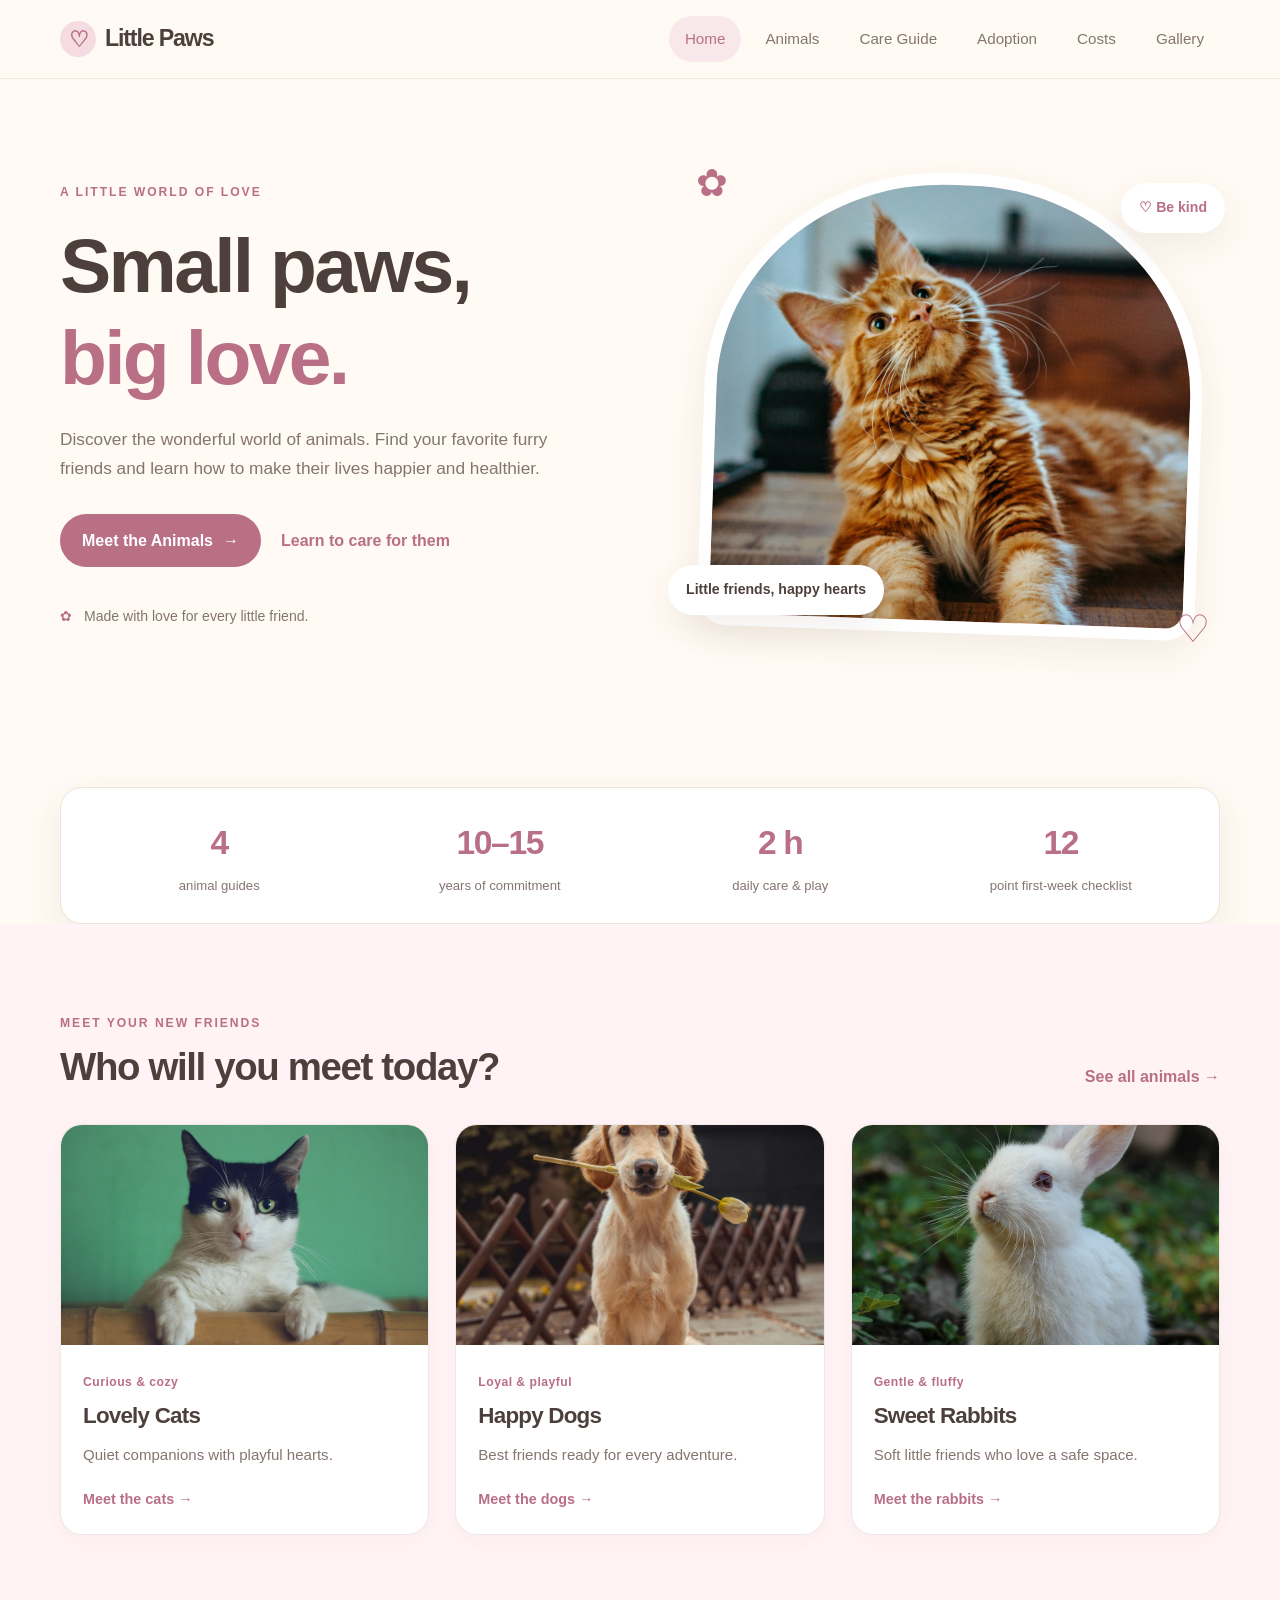
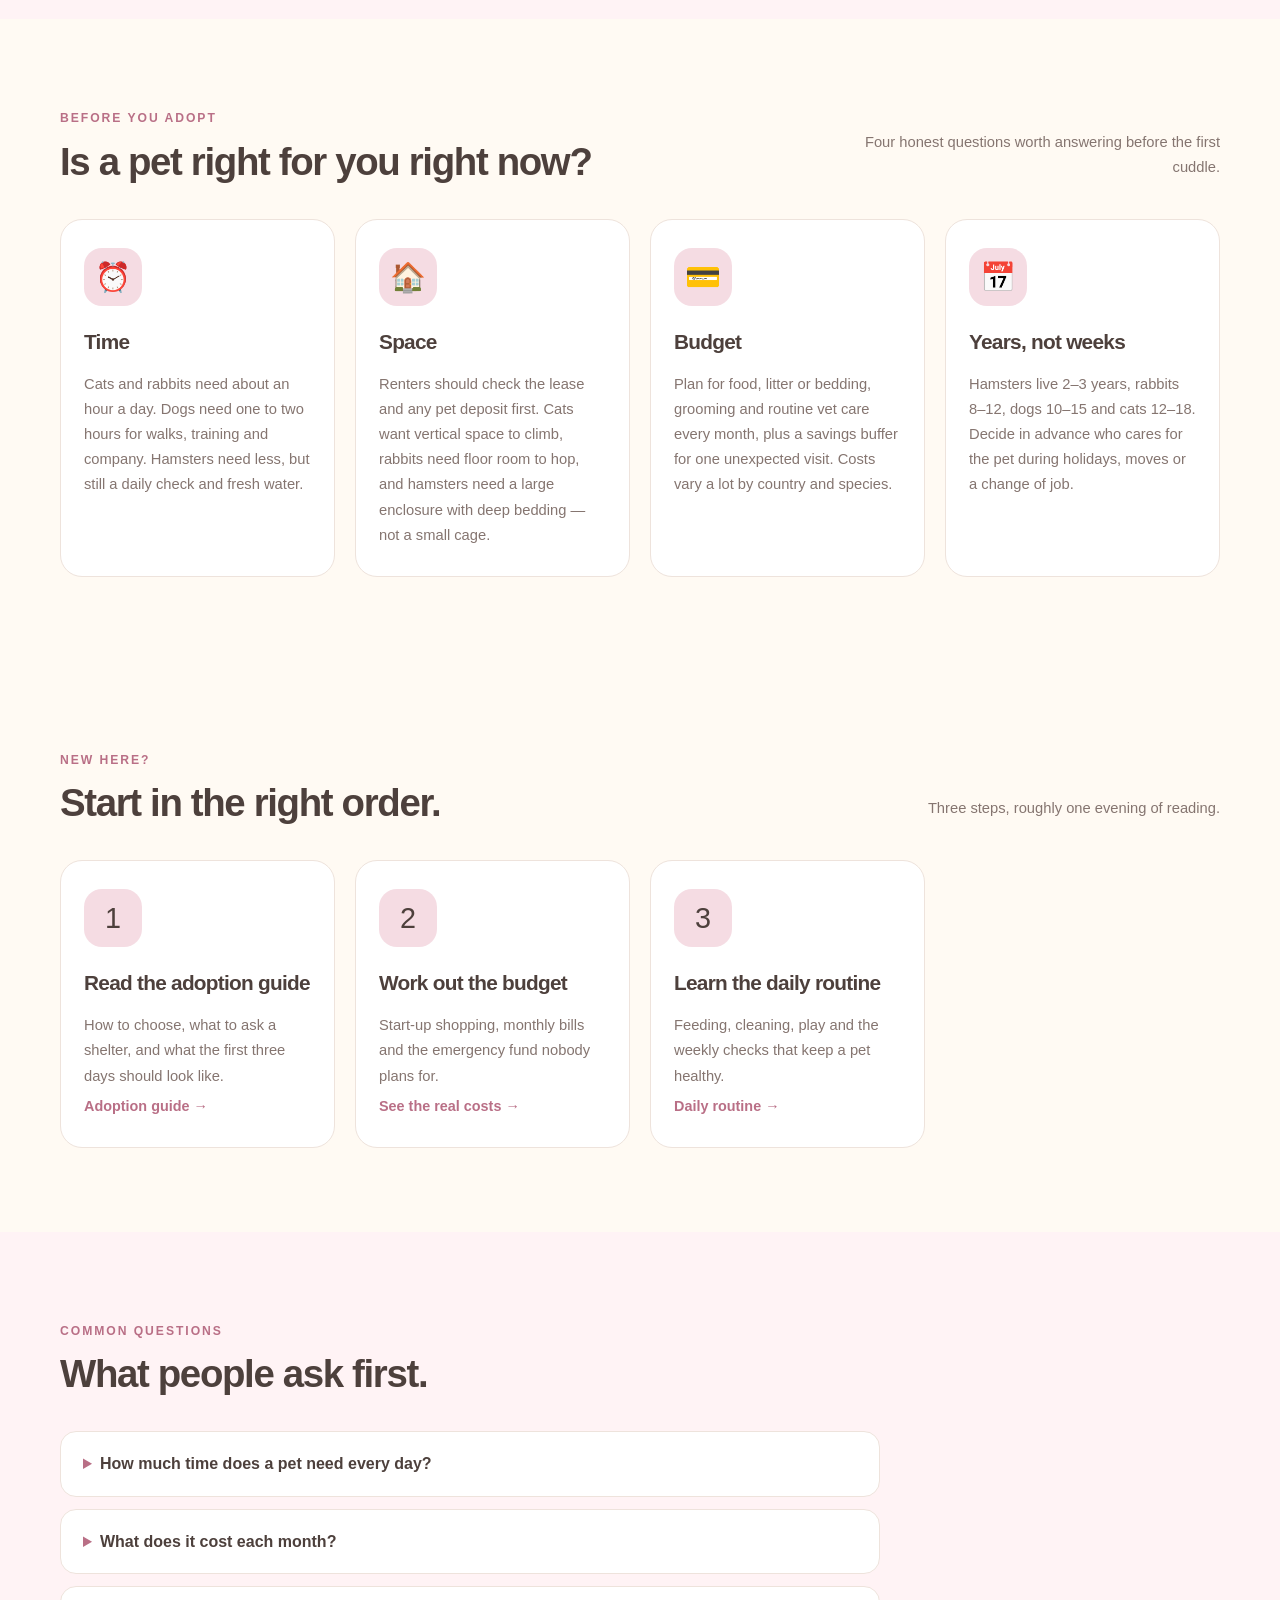
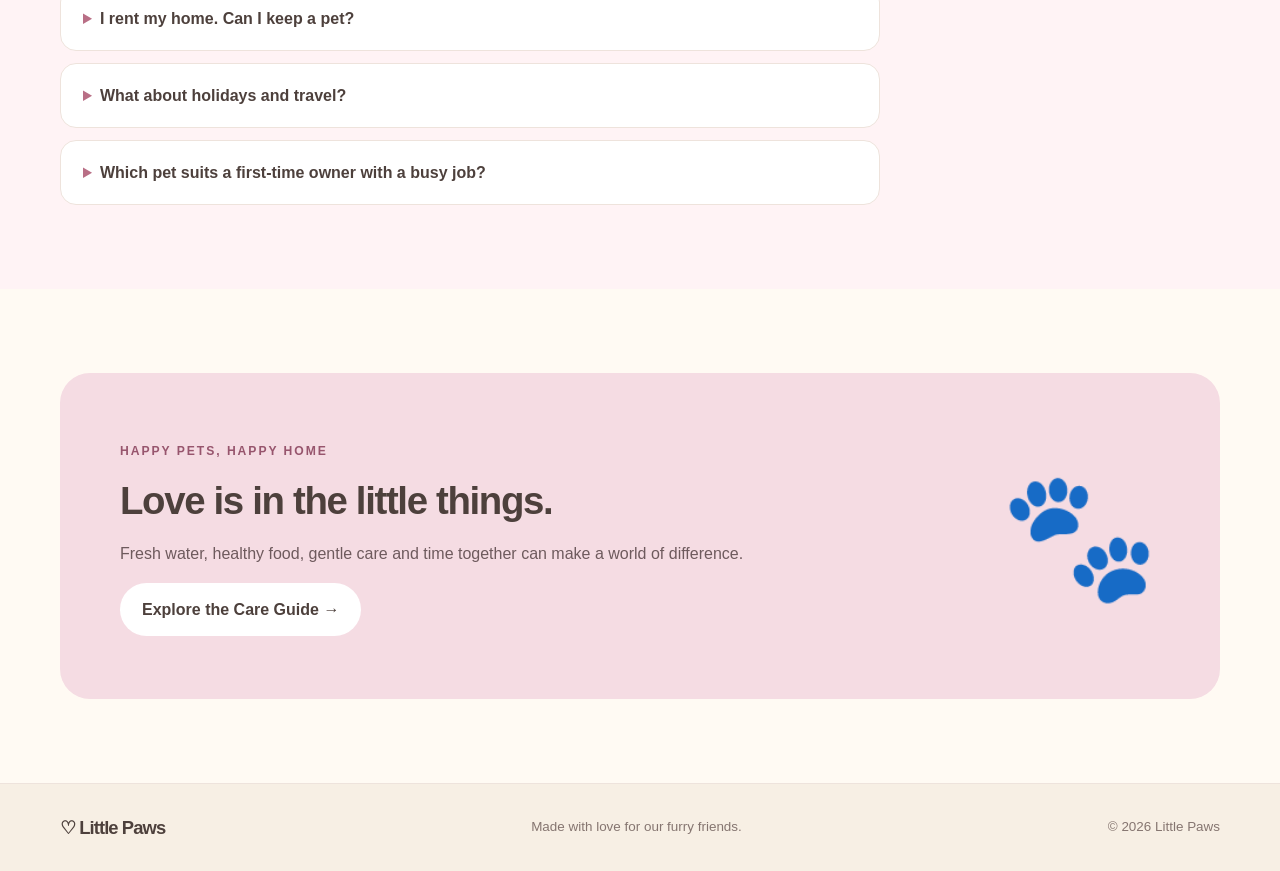
<file: index.html>
<!DOCTYPE html>
<html lang="en">
<head>
  <meta charset="UTF-8">
  <meta name="viewport" content="width=device-width, initial-scale=1.0">
  <meta name="description" content="Little Paws is a cozy guide to cats, dogs, rabbits, and the joy of caring for pets.">
  <title>Little Paws | Home</title>
  <link rel="icon" href="favicon.svg" type="image/svg+xml">
  <link rel="icon" href="favicon-32.png" sizes="32x32">
  <link rel="apple-touch-icon" href="apple-touch-icon.png">
  <meta name="theme-color" content="#fff3f5">
  <meta property="og:type" content="website">
  <meta property="og:site_name" content="Little Paws">
  <meta property="og:title" content="Little Paws | Home">
  <meta property="og:description" content="Little Paws is a cozy guide to cats, dogs, rabbits, and the joy of caring for pets.">
  <meta property="og:image" content="https://yomi026.github.io/little-paws/images/cat-hero.jpg">
  <meta property="og:url" content="https://yomi026.github.io/little-paws/index.html">
  <meta name="twitter:card" content="summary_large_image">
  <link rel="stylesheet" href="css/style.css">
  <script src="js/script.js" defer></script>
</head>
<body>
  <a class="skip-link" href="#main">Skip to content</a>

  <header class="site-header">
    <div class="container nav-wrap">
      <a class="logo" href="index.html" aria-label="Little Paws home">
        <span class="logo-icon" aria-hidden="true">♡</span>
        Little Paws
      </a>

      <button class="menu-toggle" type="button"
        aria-label="Open navigation menu"
        aria-expanded="false" aria-controls="primary-nav">
        <span></span><span></span><span></span>
      </button>

            <nav class="nav-links" id="primary-nav" aria-label="Main navigation">
        <a href="index.html" aria-current="page">Home</a>
        <a href="animals.html">Animals</a>
        <a href="care.html">Care Guide</a>
        <a href="adopt.html">Adoption</a>
        <a href="costs.html">Costs</a>
        <a href="gallery.html">Gallery</a>
      </nav>
    </div>
  </header>

  <main id="main">
    <section class="hero container">
      <div class="hero-copy">
        <span class="eyebrow">A LITTLE WORLD OF LOVE</span>
        <h1>Small paws,<br> <span>big love.</span></h1>
        <p class="hero-description">
          Discover the wonderful world of animals.
          Find your favorite furry friends and learn how
          to make their lives happier and healthier.
        </p>
        <div class="hero-actions">
          <a class="button button-primary" href="animals.html">
            Meet the Animals <span aria-hidden="true">→</span>
          </a>
          <a class="text-link" href="care.html">Learn to care for them</a>
        </div>
        <div class="hero-note">
          <span aria-hidden="true">✿</span>
          Made with love for every little friend.
        </div>
      </div>

      <div class="hero-art">
        <div class="hero-image-frame">
          <img
            src="images/cat-hero.jpg"
            alt="A lovely cat looking at the camera"
            fetchpriority="high">
        </div>
        <span class="floating-note note-top">♡ Be kind</span>
        <span class="floating-note note-bottom">Little friends, happy hearts</span>
        <span class="decor decor-one" aria-hidden="true">✿</span>
        <span class="decor decor-two" aria-hidden="true">♡</span>
      </div>
    </section>

    <section class="section-tight container">
      <div class="stat-strip">
        <div class="stat">
          <strong>4</strong>
          <span>animal guides</span>
        </div>
        <div class="stat">
          <strong>10–15</strong>
          <span>years of commitment</span>
        </div>
        <div class="stat">
          <strong>2 h</strong>
          <span>daily care &amp; play</span>
        </div>
        <div class="stat">
          <strong>12</strong>
          <span>point first-week checklist</span>
        </div>
      </div>
    </section>

    <section class="section section-soft">
      <div class="container">
        <div class="section-heading">
          <div>
            <span class="eyebrow">MEET YOUR NEW FRIENDS</span>
            <h2>Who will you meet today?</h2>
          </div>
          <a class="text-link" href="animals.html">See all animals →</a>
        </div>

        <div class="animal-grid">
          <article class="animal-card">
            <a class="card-image" href="animals.html#cats">
              <img
                src="images/cat-1.jpg"
                alt="A sweet cat with bright eyes" loading="lazy">
            </a>
            <div class="card-body">
              <span class="card-tag">Curious & cozy</span>
              <h3>Lovely Cats</h3>
              <p>Quiet companions with playful hearts.</p>
              <a class="card-link" href="animals.html#cats">Meet the cats →</a>
            </div>
          </article>

          <article class="animal-card">
            <a class="card-image" href="animals.html#dogs">
              <img
                src="images/dog-1.jpg"
                alt="A golden dog enjoying the outdoors" loading="lazy">
            </a>
            <div class="card-body">
              <span class="card-tag">Loyal & playful</span>
              <h3>Happy Dogs</h3>
              <p>Best friends ready for every adventure.</p>
              <a class="card-link" href="animals.html#dogs">Meet the dogs →</a>
            </div>
          </article>

          <article class="animal-card">
            <a class="card-image" href="animals.html#rabbits">
              <img
                src="images/rabbit-1.jpg"
                alt="An adorable rabbit sitting quietly" loading="lazy">
            </a>
            <div class="card-body">
              <span class="card-tag">Gentle & fluffy</span>
              <h3>Sweet Rabbits</h3>
              <p>Soft little friends who love a safe space.</p>
              <a class="card-link" href="animals.html#rabbits">Meet the rabbits →</a>
            </div>
          </article>
        </div>
      </div>
    </section>

    <section class="section container">
      <div class="section-heading">
        <div>
          <span class="eyebrow">BEFORE YOU ADOPT</span>
          <h2>Is a pet right for you right now?</h2>
        </div>
        <p class="section-note">Four honest questions worth answering before the first cuddle.</p>
      </div>

      <div class="tips-grid">
        <article class="tip-card">
          <span class="tip-icon" aria-hidden="true">⏰</span>
          <h2>Time</h2>
          <p>Cats and rabbits need about an hour a day. Dogs need one to two hours for walks, training and company. Hamsters need less, but still a daily check and fresh water.</p>
        </article>
        <article class="tip-card">
          <span class="tip-icon" aria-hidden="true">🏠</span>
          <h2>Space</h2>
          <p>Renters should check the lease and any pet deposit first. Cats want vertical space to climb, rabbits need floor room to hop, and hamsters need a large enclosure with deep bedding — not a small cage.</p>
        </article>
        <article class="tip-card">
          <span class="tip-icon" aria-hidden="true">💳</span>
          <h2>Budget</h2>
          <p>Plan for food, litter or bedding, grooming and routine vet care every month, plus a savings buffer for one unexpected visit. Costs vary a lot by country and species.</p>
        </article>
        <article class="tip-card">
          <span class="tip-icon" aria-hidden="true">📅</span>
          <h2>Years, not weeks</h2>
          <p>Hamsters live 2–3 years, rabbits 8–12, dogs 10–15 and cats 12–18. Decide in advance who cares for the pet during holidays, moves or a change of job.</p>
        </article>
      </div>
    </section>

    <section class="section container">
      <div class="section-heading">
        <div>
          <span class="eyebrow">NEW HERE?</span>
          <h2>Start in the right order.</h2>
        </div>
        <p class="section-note">Three steps, roughly one evening of reading.</p>
      </div>

      <div class="tips-grid">
        <article class="tip-card">
          <span class="tip-icon" aria-hidden="true">1</span>
          <h2>Read the adoption guide</h2>
          <p>How to choose, what to ask a shelter, and what the first three days should look like.</p>
          <a class="card-link" href="adopt.html">Adoption guide →</a>
        </article>
        <article class="tip-card">
          <span class="tip-icon" aria-hidden="true">2</span>
          <h2>Work out the budget</h2>
          <p>Start-up shopping, monthly bills and the emergency fund nobody plans for.</p>
          <a class="card-link" href="costs.html">See the real costs →</a>
        </article>
        <article class="tip-card">
          <span class="tip-icon" aria-hidden="true">3</span>
          <h2>Learn the daily routine</h2>
          <p>Feeding, cleaning, play and the weekly checks that keep a pet healthy.</p>
          <a class="card-link" href="care.html#routine">Daily routine →</a>
        </article>
      </div>
    </section>

    <section class="section section-soft">
      <div class="container">
        <div class="section-heading">
          <div>
            <span class="eyebrow">COMMON QUESTIONS</span>
            <h2>What people ask first.</h2>
          </div>
        </div>

        <div class="faq">
          <details class="faq-item">
            <summary>How much time does a pet need every day?</summary>
            <p>Roughly 20–30 minutes for a hamster, about an hour for a cat or rabbit, and one to two hours for a dog. Add a little extra each week for cleaning, grooming and supply runs.</p>
          </details>
          <details class="faq-item">
            <summary>What does it cost each month?</summary>
            <p>Food and bedding are the steady costs; routine vet visits, vaccinations and parasite control come once or twice a year. Keep a separate buffer for emergencies — an unexpected visit can cost far more than a month of food.</p>
          </details>
          <details class="faq-item">
            <summary>I rent my home. Can I keep a pet?</summary>
            <p>Check your lease and ask the landlord in writing. Many places allow cats or small pets but charge a deposit, and some ban dogs above a certain size. Getting permission first avoids a painful rehoming later.</p>
          </details>
          <details class="faq-item">
            <summary>What about holidays and travel?</summary>
            <p>Arrange a sitter or boarding before you book. Cats can be visited once or twice a day; rabbits need daily hay and water checks; dogs usually need company or a stay-over. No pet should be left alone for days.</p>
          </details>
          <details class="faq-item">
            <summary>Which pet suits a first-time owner with a busy job?</summary>
            <p>A calm adult cat or a pair of rabbits is often a gentler starting point than a puppy. Puppies need frequent toilet breaks, training and socialisation in their first months — hard to juggle with long office hours.</p>
          </details>
        </div>
      </div>
    </section>

    <section class="section container">
      <div class="welcome-panel">
        <div>
          <span class="eyebrow">HAPPY PETS, HAPPY HOME</span>
          <h2>Love is in the little things.</h2>
          <p>
            Fresh water, healthy food, gentle care and time
            together can make a world of difference.
          </p>
          <a class="button button-light" href="care.html">Explore the Care Guide →</a>
        </div>
        <div class="welcome-emoji" aria-hidden="true">🐾</div>
      </div>
    </section>
  </main>

  <footer class="site-footer">
    <div class="container footer-inner">
      <a class="logo footer-logo" href="index.html">♡ Little Paws</a>
      <p>Made with love for our furry friends.</p>
      <p>© <span class="current-year">2026</span> Little Paws</p>
    </div>
  </footer>
</body>
</html>
</file>
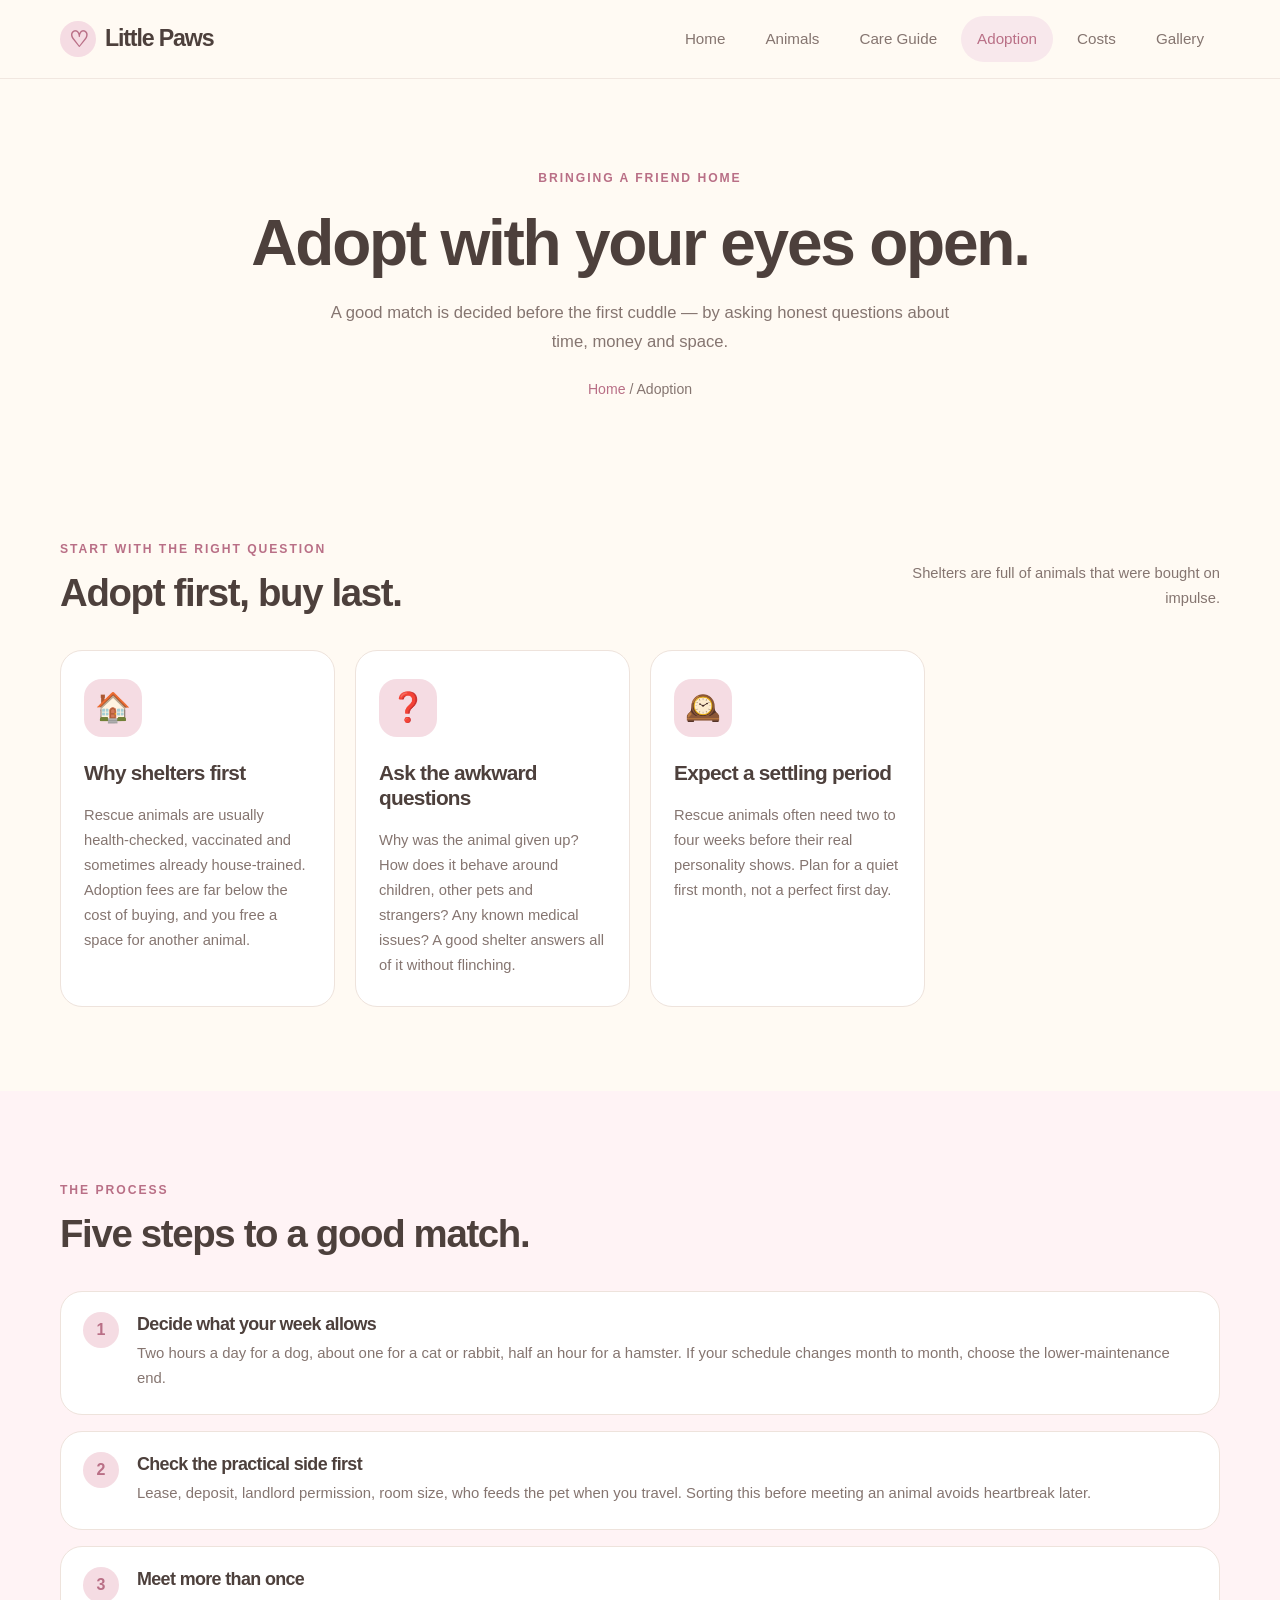
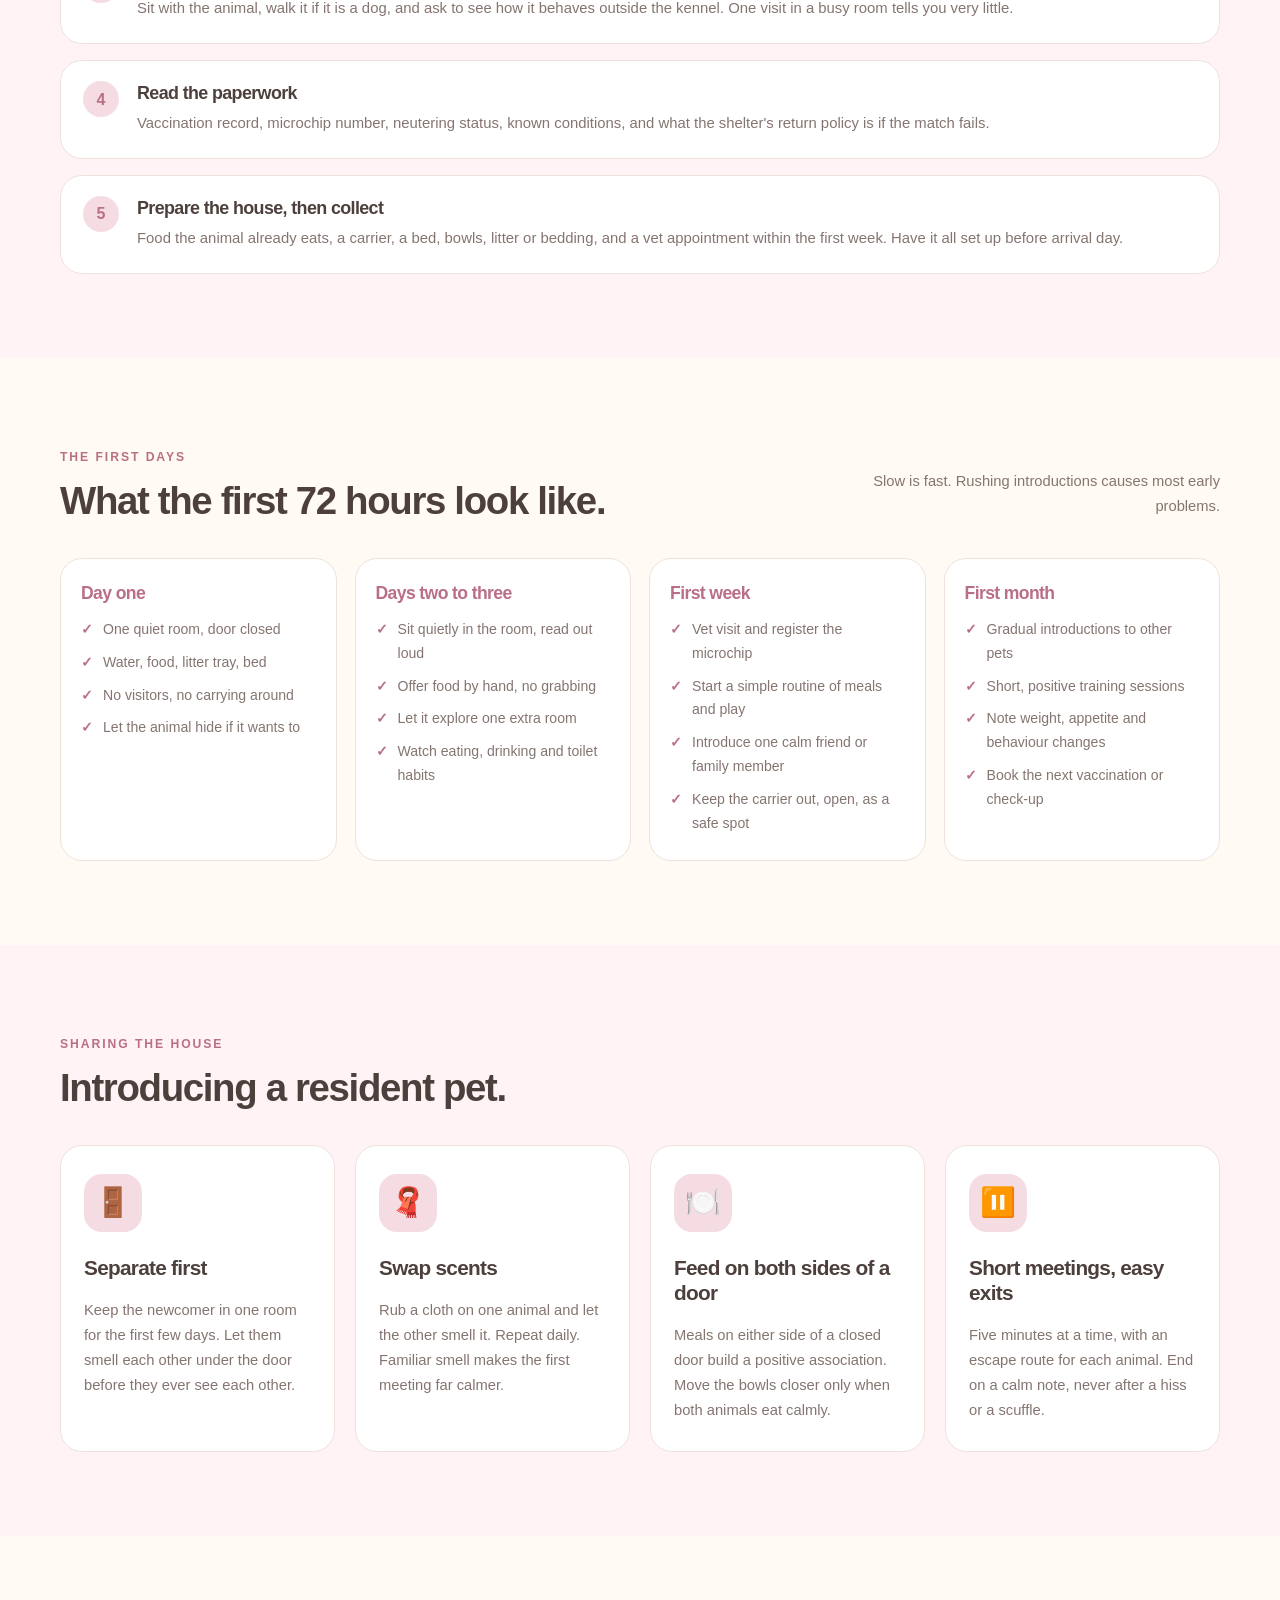
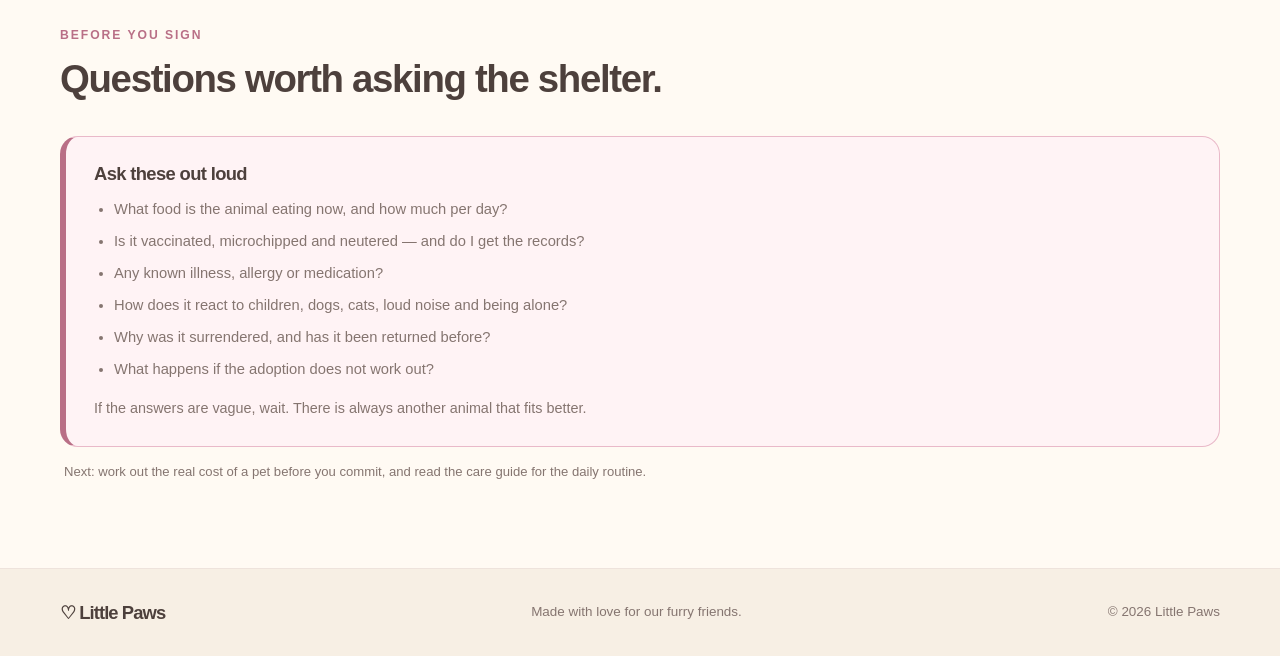
<file: adopt.html>
<!DOCTYPE html>
<html lang="en">
<head>
  <meta charset="UTF-8">
  <meta name="viewport" content="width=device-width, initial-scale=1.0">
  <meta name="description" content="A practical guide to adopting a cat, dog, rabbit or hamster: how to choose, what to ask, and what the first three days look like.">
  <title>Little Paws | Adoption Guide</title>
  <link rel="icon" href="favicon.svg" type="image/svg+xml">
  <link rel="icon" href="favicon-32.png" sizes="32x32">
  <link rel="apple-touch-icon" href="apple-touch-icon.png">
  <meta name="theme-color" content="#fff3f5">
  <meta property="og:type" content="website">
  <meta property="og:site_name" content="Little Paws">
  <meta property="og:title" content="Little Paws | Adoption Guide">
  <meta property="og:description" content="A practical guide to adopting a cat, dog, rabbit or hamster: how to choose, what to ask, and what the first three days look like.">
  <meta property="og:image" content="https://yomi026.github.io/little-paws/images/cat-hero.jpg">
  <meta property="og:url" content="https://yomi026.github.io/little-paws/adopt.html">
  <meta name="twitter:card" content="summary_large_image">
  <link rel="stylesheet" href="css/style.css">
  <script src="js/script.js" defer></script>
</head>
<body>
  <a class="skip-link" href="#main">Skip to content</a>

  <header class="site-header">
    <div class="container nav-wrap">
      <a class="logo" href="index.html" aria-label="Little Paws home">
        <span class="logo-icon" aria-hidden="true">♡</span>
        Little Paws
      </a>

      <button class="menu-toggle" type="button"
        aria-label="Open navigation menu"
        aria-expanded="false" aria-controls="primary-nav">
        <span></span><span></span><span></span>
      </button>

            <nav class="nav-links" id="primary-nav" aria-label="Main navigation">
        <a href="index.html">Home</a>
        <a href="animals.html">Animals</a>
        <a href="care.html">Care Guide</a>
        <a href="adopt.html" aria-current="page">Adoption</a>
        <a href="costs.html">Costs</a>
        <a href="gallery.html">Gallery</a>
      </nav>
    </div>
  </header>

  <main id="main">
    <section class="page-banner container">
      <span class="eyebrow">BRINGING A FRIEND HOME</span>
      <h1>Adopt with your eyes open.</h1>
      <p>A good match is decided before the first cuddle — by asking honest questions about time, money and space.</p>
      <div class="breadcrumb"><a href="index.html">Home</a> / Adoption</div>
    </section>

    <section class="section container">
      <div class="section-heading">
        <div>
          <span class="eyebrow">START WITH THE RIGHT QUESTION</span>
          <h2>Adopt first, buy last.</h2>
        </div>
        <p class="section-note">Shelters are full of animals that were bought on impulse.</p>
      </div>

      <div class="tips-grid">
        <article class="tip-card">
          <span class="tip-icon" aria-hidden="true">🏠</span>
          <h2>Why shelters first</h2>
          <p>Rescue animals are usually health-checked, vaccinated and sometimes already house-trained. Adoption fees are far below the cost of buying, and you free a space for another animal.</p>
        </article>
        <article class="tip-card">
          <span class="tip-icon" aria-hidden="true">❓</span>
          <h2>Ask the awkward questions</h2>
          <p>Why was the animal given up? How does it behave around children, other pets and strangers? Any known medical issues? A good shelter answers all of it without flinching.</p>
        </article>
        <article class="tip-card">
          <span class="tip-icon" aria-hidden="true">🕰️</span>
          <h2>Expect a settling period</h2>
          <p>Rescue animals often need two to four weeks before their real personality shows. Plan for a quiet first month, not a perfect first day.</p>
        </article>
      </div>
    </section>

    <section class="section section-soft">
      <div class="container">
        <div class="section-heading">
          <div>
            <span class="eyebrow">THE PROCESS</span>
            <h2>Five steps to a good match.</h2>
          </div>
        </div>

        <ol class="step-list">
          <li>
            <h3>Decide what your week allows</h3>
            <p>Two hours a day for a dog, about one for a cat or rabbit, half an hour for a hamster. If your schedule changes month to month, choose the lower-maintenance end.</p>
          </li>
          <li>
            <h3>Check the practical side first</h3>
            <p>Lease, deposit, landlord permission, room size, who feeds the pet when you travel. Sorting this before meeting an animal avoids heartbreak later.</p>
          </li>
          <li>
            <h3>Meet more than once</h3>
            <p>Sit with the animal, walk it if it is a dog, and ask to see how it behaves outside the kennel. One visit in a busy room tells you very little.</p>
          </li>
          <li>
            <h3>Read the paperwork</h3>
            <p>Vaccination record, microchip number, neutering status, known conditions, and what the shelter's return policy is if the match fails.</p>
          </li>
          <li>
            <h3>Prepare the house, then collect</h3>
            <p>Food the animal already eats, a carrier, a bed, bowls, litter or bedding, and a vet appointment within the first week. Have it all set up before arrival day.</p>
          </li>
        </ol>
      </div>
    </section>

    <section class="section container">
      <div class="section-heading">
        <div>
          <span class="eyebrow">THE FIRST DAYS</span>
          <h2>What the first 72 hours look like.</h2>
        </div>
        <p class="section-note">Slow is fast. Rushing introductions causes most early problems.</p>
      </div>

      <div class="check-grid">
        <article class="check-card">
          <h3>Day one</h3>
          <ul class="checklist">
            <li>One quiet room, door closed</li>
            <li>Water, food, litter tray, bed</li>
            <li>No visitors, no carrying around</li>
            <li>Let the animal hide if it wants to</li>
          </ul>
        </article>
        <article class="check-card">
          <h3>Days two to three</h3>
          <ul class="checklist">
            <li>Sit quietly in the room, read out loud</li>
            <li>Offer food by hand, no grabbing</li>
            <li>Let it explore one extra room</li>
            <li>Watch eating, drinking and toilet habits</li>
          </ul>
        </article>
        <article class="check-card">
          <h3>First week</h3>
          <ul class="checklist">
            <li>Vet visit and register the microchip</li>
            <li>Start a simple routine of meals and play</li>
            <li>Introduce one calm friend or family member</li>
            <li>Keep the carrier out, open, as a safe spot</li>
          </ul>
        </article>
        <article class="check-card">
          <h3>First month</h3>
          <ul class="checklist">
            <li>Gradual introductions to other pets</li>
            <li>Short, positive training sessions</li>
            <li>Note weight, appetite and behaviour changes</li>
            <li>Book the next vaccination or check-up</li>
          </ul>
        </article>
      </div>
    </section>

    <section class="section section-soft">
      <div class="container">
        <div class="section-heading">
          <div>
            <span class="eyebrow">SHARING THE HOUSE</span>
            <h2>Introducing a resident pet.</h2>
          </div>
        </div>

        <div class="tips-grid">
          <article class="tip-card">
            <span class="tip-icon" aria-hidden="true">🚪</span>
            <h2>Separate first</h2>
            <p>Keep the newcomer in one room for the first few days. Let them smell each other under the door before they ever see each other.</p>
          </article>
          <article class="tip-card">
            <span class="tip-icon" aria-hidden="true">🧣</span>
            <h2>Swap scents</h2>
            <p>Rub a cloth on one animal and let the other smell it. Repeat daily. Familiar smell makes the first meeting far calmer.</p>
          </article>
          <article class="tip-card">
            <span class="tip-icon" aria-hidden="true">🍽️</span>
            <h2>Feed on both sides of a door</h2>
            <p>Meals on either side of a closed door build a positive association. Move the bowls closer only when both animals eat calmly.</p>
          </article>
          <article class="tip-card">
            <span class="tip-icon" aria-hidden="true">⏸️</span>
            <h2>Short meetings, easy exits</h2>
            <p>Five minutes at a time, with an escape route for each animal. End on a calm note, never after a hiss or a scuffle.</p>
          </article>
        </div>
      </div>
    </section>

    <section class="section container">
      <div class="section-heading">
        <div>
          <span class="eyebrow">BEFORE YOU SIGN</span>
          <h2>Questions worth asking the shelter.</h2>
        </div>
      </div>

      <aside class="callout">
        <h3>Ask these out loud</h3>
        <ul>
          <li>What food is the animal eating now, and how much per day?</li>
          <li>Is it vaccinated, microchipped and neutered — and do I get the records?</li>
          <li>Any known illness, allergy or medication?</li>
          <li>How does it react to children, dogs, cats, loud noise and being alone?</li>
          <li>Why was it surrendered, and has it been returned before?</li>
          <li>What happens if the adoption does not work out?</li>
        </ul>
        <p>If the answers are vague, wait. There is always another animal that fits better.</p>
      </aside>

      <p class="table-note">Next: work out the <a href="costs.html">real cost of a pet</a> before you commit, and read the <a href="care.html">care guide</a> for the daily routine.</p>
    </section>
  </main>

  <footer class="site-footer">
    <div class="container footer-inner">
      <a class="logo footer-logo" href="index.html">♡ Little Paws</a>
      <p>Made with love for our furry friends.</p>
      <p>© <span class="current-year">2026</span> Little Paws</p>
    </div>
  </footer>
</body>
</html>
</file>
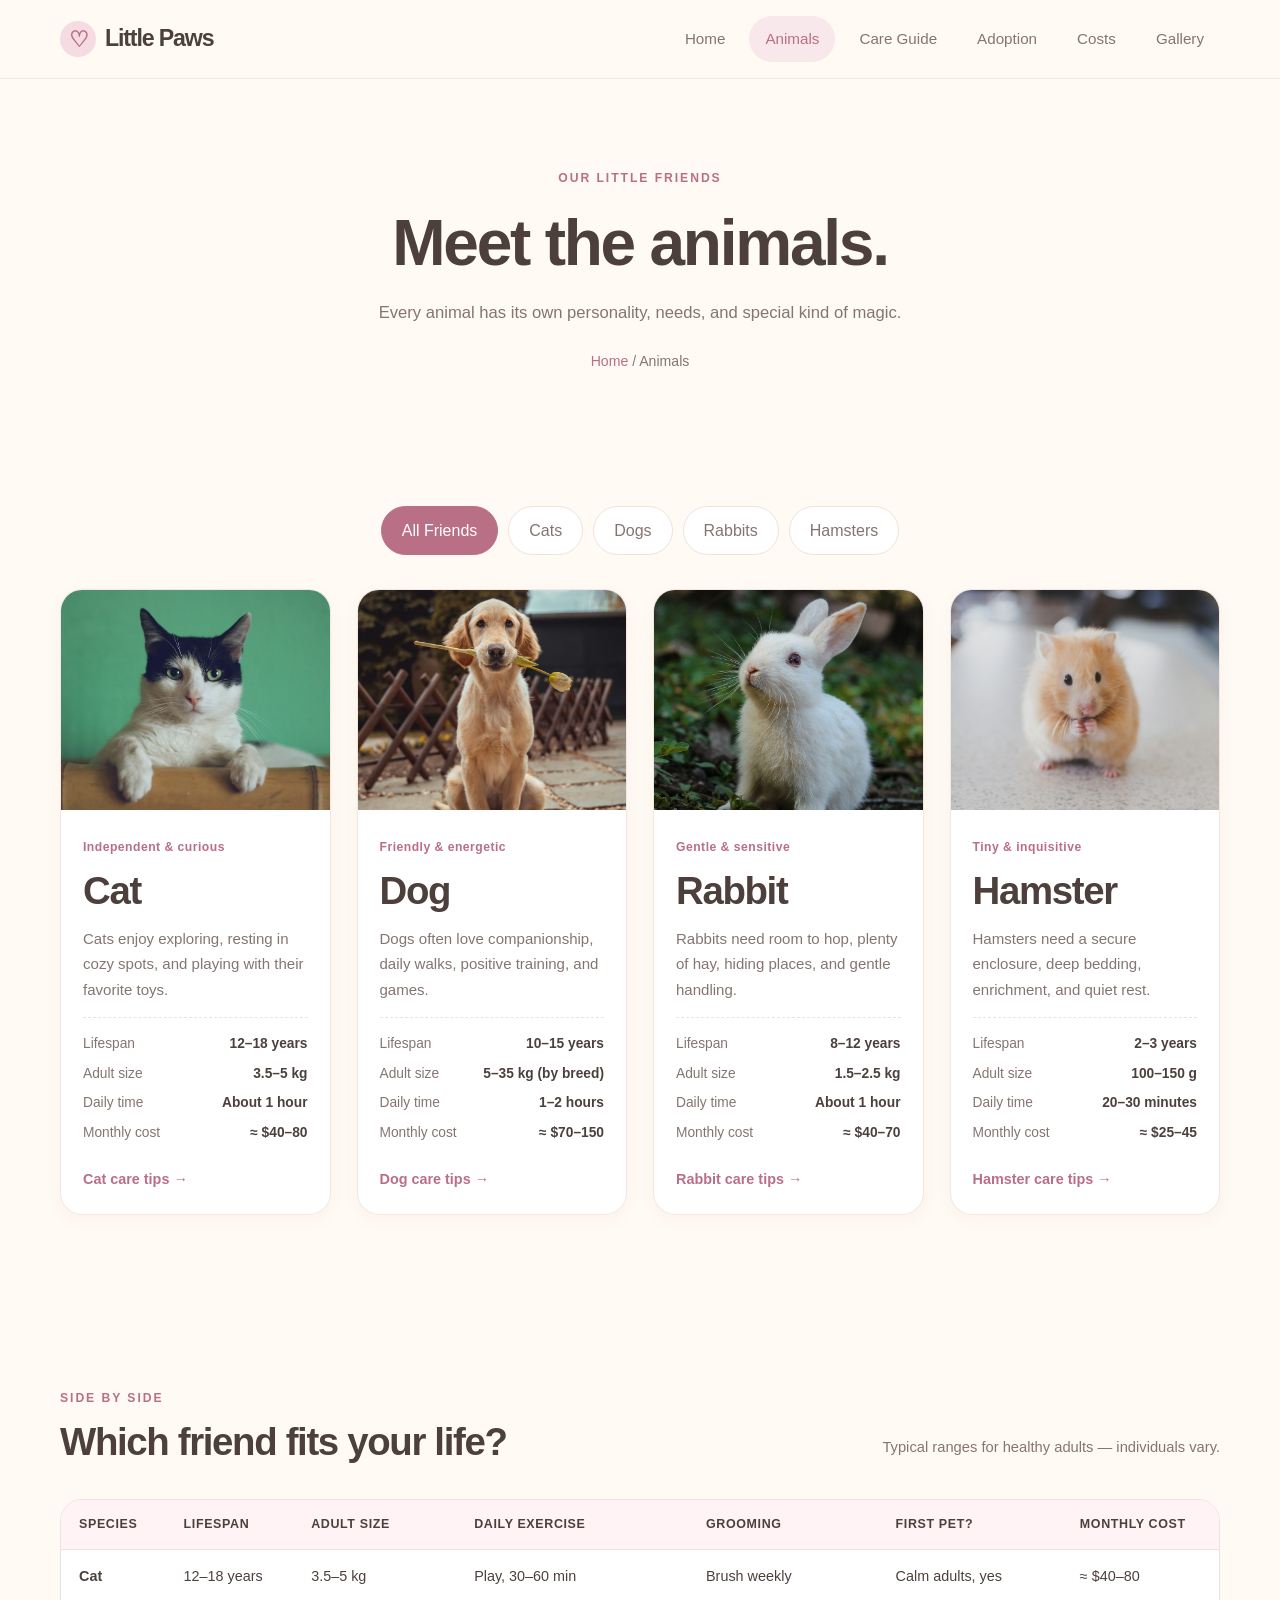
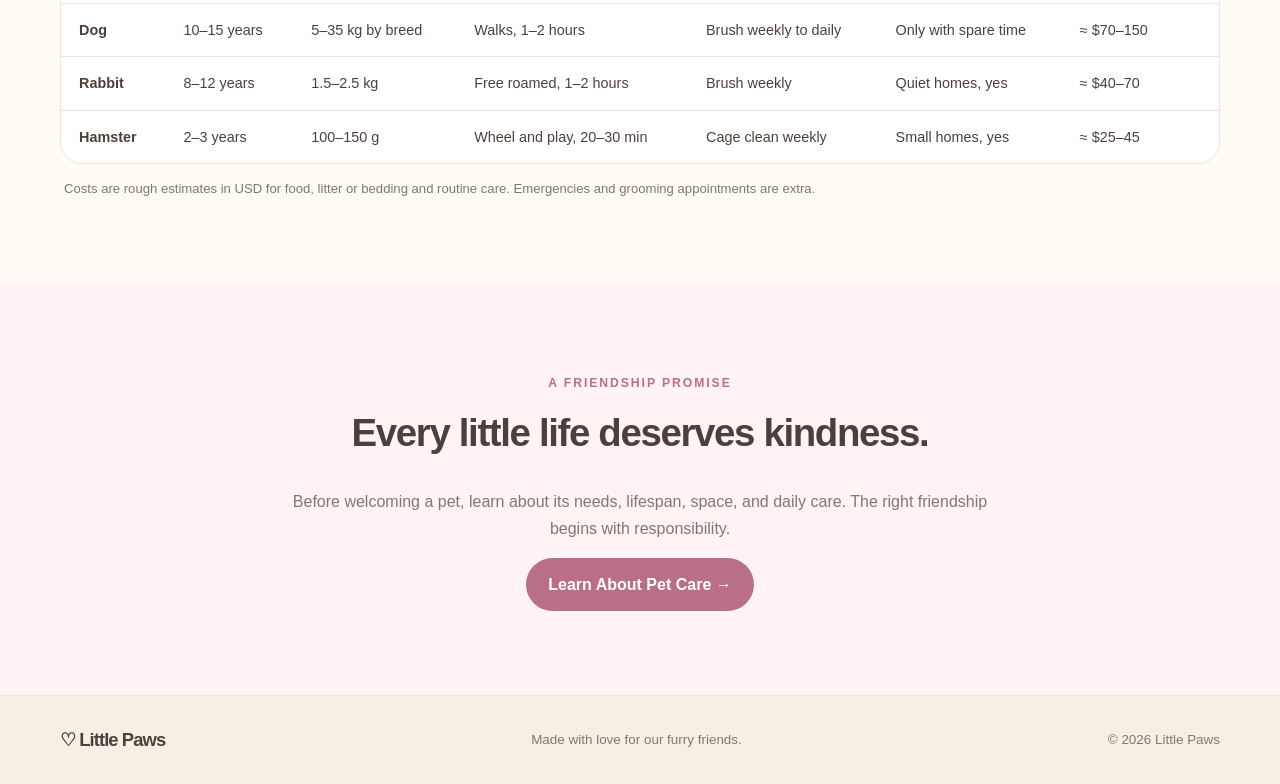
<file: animals.html>
<!DOCTYPE html>
<html lang="en">
<head>
  <meta charset="UTF-8">
  <meta name="viewport" content="width=device-width, initial-scale=1.0">
  <meta name="description" content="Meet cats, dogs, rabbits, and hamsters and discover what makes each animal special.">
  <title>Little Paws | Animals</title>
  <link rel="icon" href="favicon.svg" type="image/svg+xml">
  <link rel="icon" href="favicon-32.png" sizes="32x32">
  <link rel="apple-touch-icon" href="apple-touch-icon.png">
  <meta name="theme-color" content="#fff3f5">
  <meta property="og:type" content="website">
  <meta property="og:site_name" content="Little Paws">
  <meta property="og:title" content="Little Paws | Animals">
  <meta property="og:description" content="Meet cats, dogs, rabbits, and hamsters and discover what makes each animal special.">
  <meta property="og:image" content="https://yomi026.github.io/little-paws/images/cat-hero.jpg">
  <meta property="og:url" content="https://yomi026.github.io/little-paws/animals.html">
  <meta name="twitter:card" content="summary_large_image">
  <link rel="stylesheet" href="css/style.css">
  <script src="js/script.js" defer></script>
</head>
<body>
  <a class="skip-link" href="#main">Skip to content</a>

  <header class="site-header">
    <div class="container nav-wrap">
      <a class="logo" href="index.html"><span class="logo-icon" aria-hidden="true">♡</span> Little Paws</a>
      <button class="menu-toggle" type="button" aria-label="Open navigation menu" aria-expanded="false" aria-controls="primary-nav">
        <span></span><span></span><span></span>
      </button>
            <nav class="nav-links" id="primary-nav" aria-label="Main navigation">
        <a href="index.html">Home</a>
        <a href="animals.html" aria-current="page">Animals</a>
        <a href="care.html">Care Guide</a>
        <a href="adopt.html">Adoption</a>
        <a href="costs.html">Costs</a>
        <a href="gallery.html">Gallery</a>
      </nav>
    </div>
  </header>

  <main id="main">
    <section class="page-banner container">
      <span class="eyebrow">OUR LITTLE FRIENDS</span>
      <h1>Meet the animals.</h1>
      <p>Every animal has its own personality, needs, and special kind of magic.</p>
      <div class="breadcrumb"><a href="index.html">Home</a> / Animals</div>
    </section>

    <section class="section container">
      <div class="filter-bar" aria-label="Filter animals">
        <button class="filter-button active" type="button" data-filter="all" aria-pressed="true">All Friends</button>
        <button class="filter-button" type="button" data-filter="cat" aria-pressed="false">Cats</button>
        <button class="filter-button" type="button" data-filter="dog" aria-pressed="false">Dogs</button>
        <button class="filter-button" type="button" data-filter="rabbit" aria-pressed="false">Rabbits</button>
        <button class="filter-button" type="button" data-filter="hamster" aria-pressed="false">Hamsters</button>
      </div>

      <p id="filter-status" class="visually-hidden" aria-live="polite">Showing all animals.</p>

      <div class="animal-grid animal-grid-four">
        <article class="animal-card" data-animal="cat" id="cats">
          <div class="card-image">
            <img src="images/cat-1.jpg" alt="A cat with beautiful bright eyes" loading="lazy">
          </div>
          <div class="card-body">
            <span class="card-tag">Independent & curious</span>
            <h2>Cat</h2>
            <p>Cats enjoy exploring, resting in cozy spots, and playing with their favorite toys.</p>
            <dl class="fact-list">
              <div><dt>Lifespan</dt><dd>12–18 years</dd></div>
              <div><dt>Adult size</dt><dd>3.5–5 kg</dd></div>
              <div><dt>Daily time</dt><dd>About 1 hour</dd></div>
              <div><dt>Monthly cost</dt><dd>≈ $40–80</dd></div>
            </dl>
            <a class="card-link" href="care.html#cat-care">Cat care tips →</a>
          </div>
        </article>

        <article class="animal-card" data-animal="dog" id="dogs">
          <div class="card-image">
            <img src="images/dog-1.jpg" alt="A friendly golden dog" loading="lazy">
          </div>
          <div class="card-body">
            <span class="card-tag">Friendly & energetic</span>
            <h2>Dog</h2>
            <p>Dogs often love companionship, daily walks, positive training, and games.</p>
            <dl class="fact-list">
              <div><dt>Lifespan</dt><dd>10–15 years</dd></div>
              <div><dt>Adult size</dt><dd>5–35 kg (by breed)</dd></div>
              <div><dt>Daily time</dt><dd>1–2 hours</dd></div>
              <div><dt>Monthly cost</dt><dd>≈ $70–150</dd></div>
            </dl>
            <a class="card-link" href="care.html#dog-care">Dog care tips →</a>
          </div>
        </article>

        <article class="animal-card" data-animal="rabbit" id="rabbits">
          <div class="card-image">
            <img src="images/rabbit-1.jpg" alt="A fluffy rabbit sitting on the ground" loading="lazy">
          </div>
          <div class="card-body">
            <span class="card-tag">Gentle & sensitive</span>
            <h2>Rabbit</h2>
            <p>Rabbits need room to hop, plenty of hay, hiding places, and gentle handling.</p>
            <dl class="fact-list">
              <div><dt>Lifespan</dt><dd>8–12 years</dd></div>
              <div><dt>Adult size</dt><dd>1.5–2.5 kg</dd></div>
              <div><dt>Daily time</dt><dd>About 1 hour</dd></div>
              <div><dt>Monthly cost</dt><dd>≈ $40–70</dd></div>
            </dl>
            <a class="card-link" href="care.html#rabbit-care">Rabbit care tips →</a>
          </div>
        </article>

        <article class="animal-card" data-animal="hamster" id="hamsters">
          <div class="card-image">
            <img src="images/hamster-1.jpg" alt="A small golden hamster" loading="lazy">
          </div>
          <div class="card-body">
            <span class="card-tag">Tiny & inquisitive</span>
            <h2>Hamster</h2>
            <p>Hamsters need a secure enclosure, deep bedding, enrichment, and quiet rest.</p>
            <dl class="fact-list">
              <div><dt>Lifespan</dt><dd>2–3 years</dd></div>
              <div><dt>Adult size</dt><dd>100–150 g</dd></div>
              <div><dt>Daily time</dt><dd>20–30 minutes</dd></div>
              <div><dt>Monthly cost</dt><dd>≈ $25–45</dd></div>
            </dl>
            <a class="card-link" href="care.html#hamster-care">Hamster care tips →</a>
          </div>
        </article>
      </div>

      <p class="empty-state" hidden>No animals found in this category.</p>
    </section>

    <section class="section container">
      <div class="section-heading">
        <div>
          <span class="eyebrow">SIDE BY SIDE</span>
          <h2>Which friend fits your life?</h2>
        </div>
        <p class="section-note">Typical ranges for healthy adults — individuals vary.</p>
      </div>

      <div class="table-wrap">
        <table class="compare-table">
          <caption class="visually-hidden">Comparison of cats, dogs, rabbits and hamsters</caption>
          <thead>
            <tr>
              <th scope="col">Species</th>
              <th scope="col">Lifespan</th>
              <th scope="col">Adult size</th>
              <th scope="col">Daily exercise</th>
              <th scope="col">Grooming</th>
              <th scope="col">First pet?</th>
              <th scope="col">Monthly cost</th>
            </tr>
          </thead>
          <tbody>
            <tr>
              <th scope="row">Cat</th>
              <td>12–18 years</td>
              <td>3.5–5 kg</td>
              <td>Play, 30–60 min</td>
              <td>Brush weekly</td>
              <td>Calm adults, yes</td>
              <td>≈ $40–80</td>
            </tr>
            <tr>
              <th scope="row">Dog</th>
              <td>10–15 years</td>
              <td>5–35 kg by breed</td>
              <td>Walks, 1–2 hours</td>
              <td>Brush weekly to daily</td>
              <td>Only with spare time</td>
              <td>≈ $70–150</td>
            </tr>
            <tr>
              <th scope="row">Rabbit</th>
              <td>8–12 years</td>
              <td>1.5–2.5 kg</td>
              <td>Free roamed, 1–2 hours</td>
              <td>Brush weekly</td>
              <td>Quiet homes, yes</td>
              <td>≈ $40–70</td>
            </tr>
            <tr>
              <th scope="row">Hamster</th>
              <td>2–3 years</td>
              <td>100–150 g</td>
              <td>Wheel and play, 20–30 min</td>
              <td>Cage clean weekly</td>
              <td>Small homes, yes</td>
              <td>≈ $25–45</td>
            </tr>
          </tbody>
        </table>
      </div>

      <p class="table-note">Costs are rough estimates in USD for food, litter or bedding and routine care. Emergencies and grooming appointments are extra.</p>
    </section>

    <section class="section section-soft">
      <div class="container small-container center">
        <span class="eyebrow">A FRIENDSHIP PROMISE</span>
        <h2>Every little life deserves kindness.</h2>
        <p>Before welcoming a pet, learn about its needs, lifespan, space, and daily care. The right friendship begins with responsibility.</p>
        <a class="button button-primary" href="care.html">Learn About Pet Care →</a>
      </div>
    </section>
  </main>

  <footer class="site-footer">
    <div class="container footer-inner">
      <a class="logo footer-logo" href="index.html">♡ Little Paws</a>
      <p>Made with love for our furry friends.</p>
      <p>© <span class="current-year">2026</span> Little Paws</p>
    </div>
  </footer>
</body>
</html>
</file>
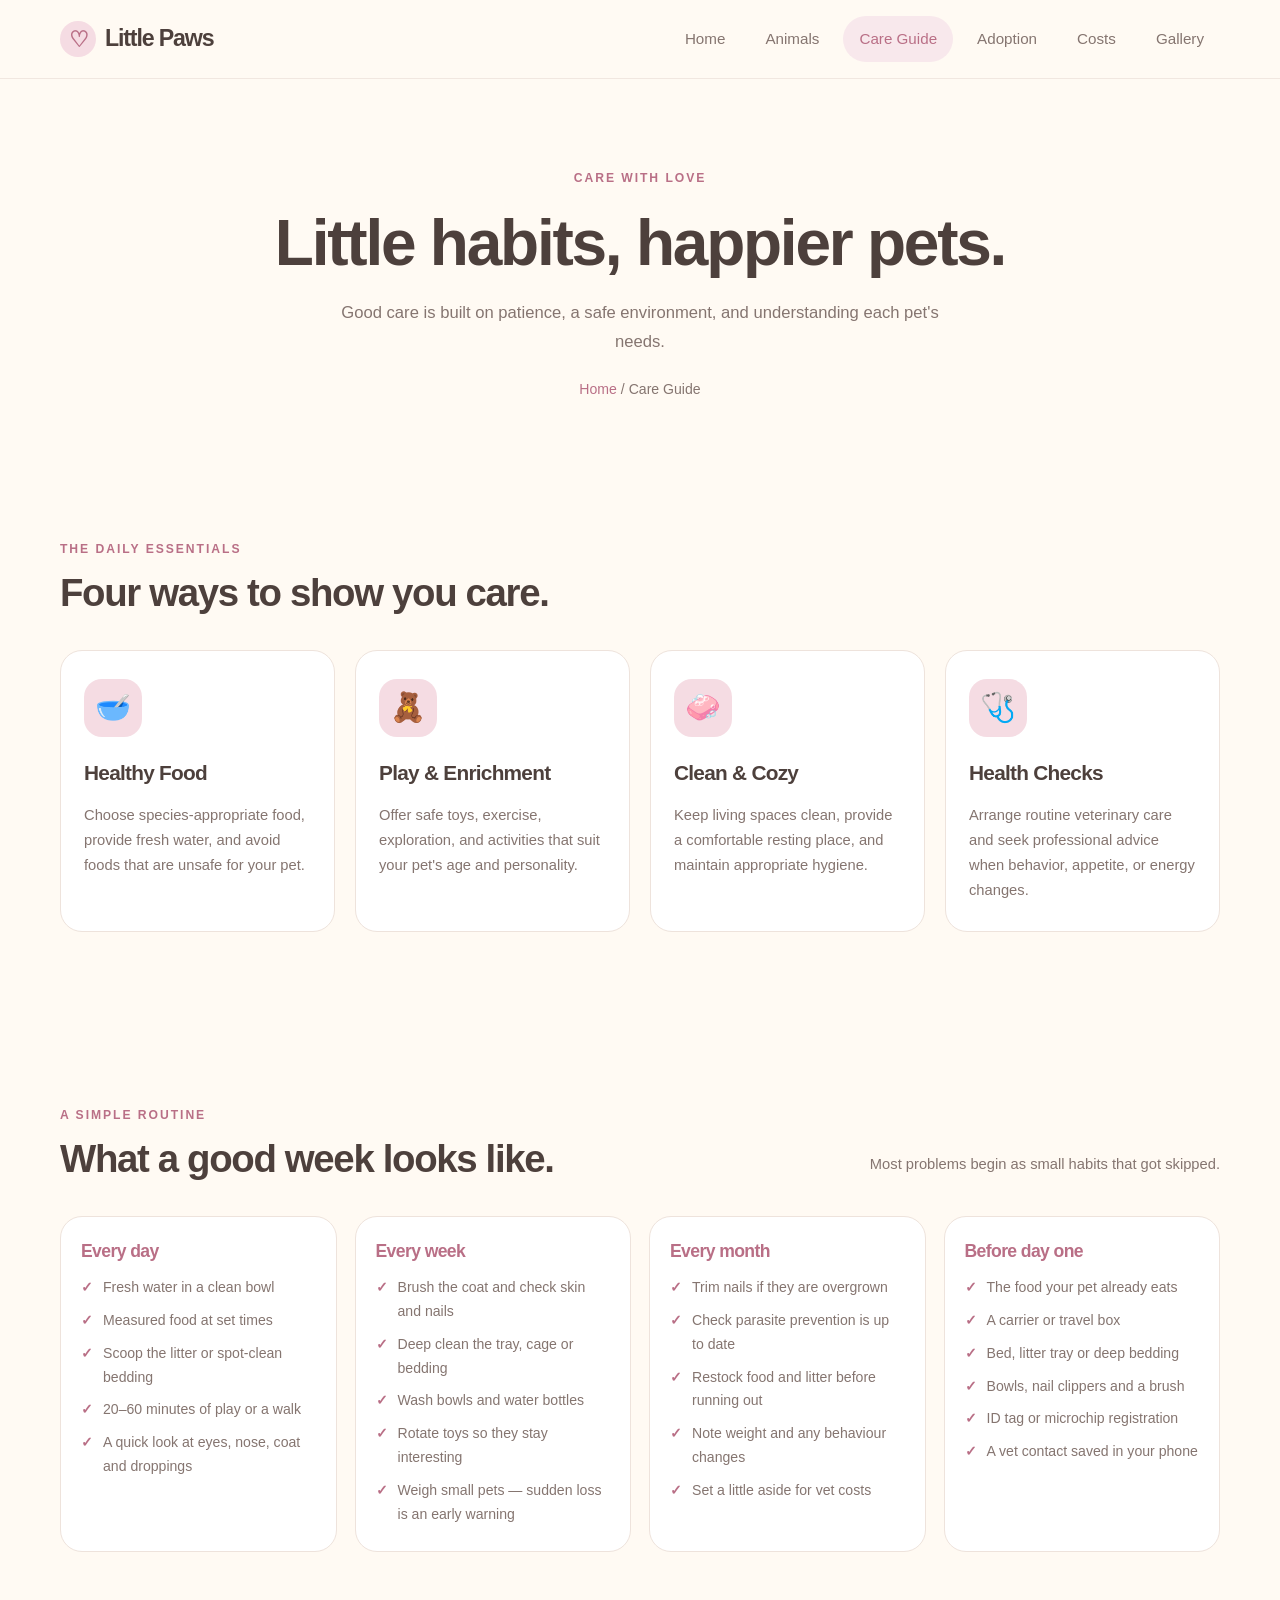
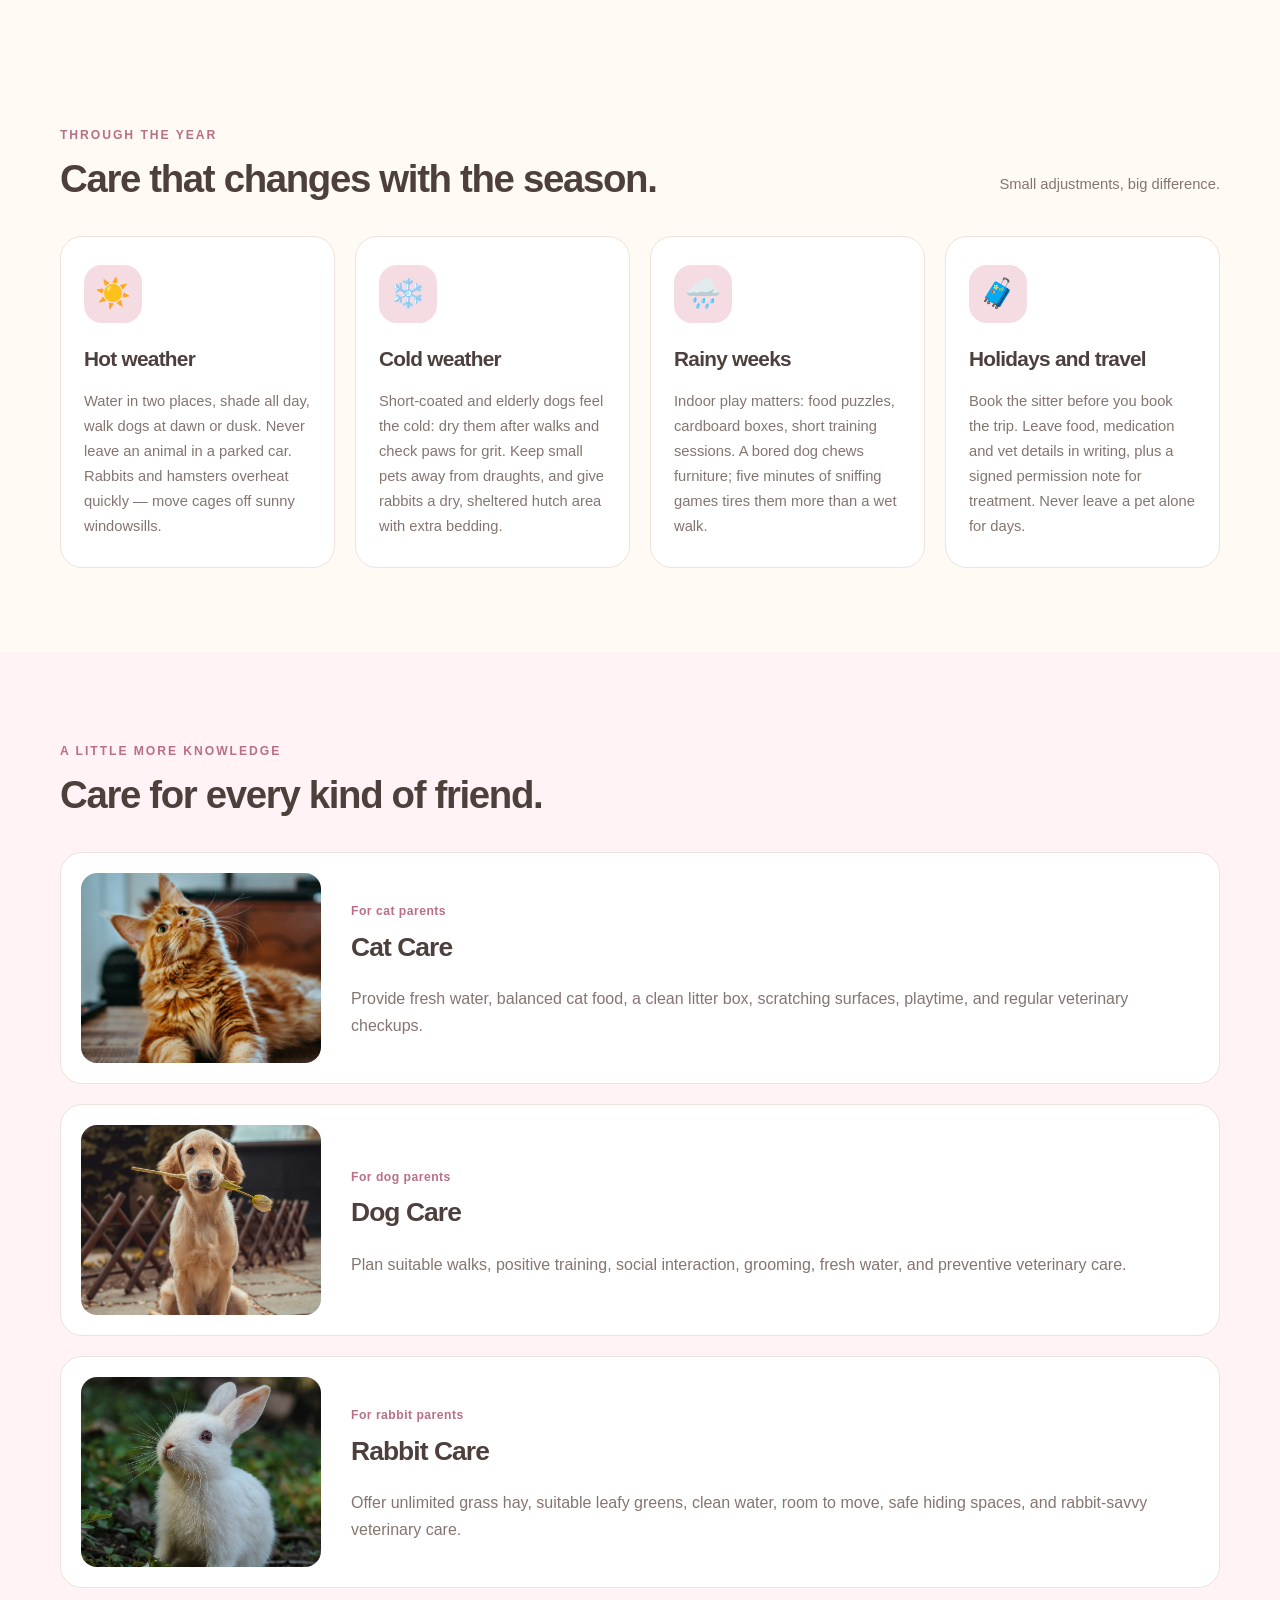
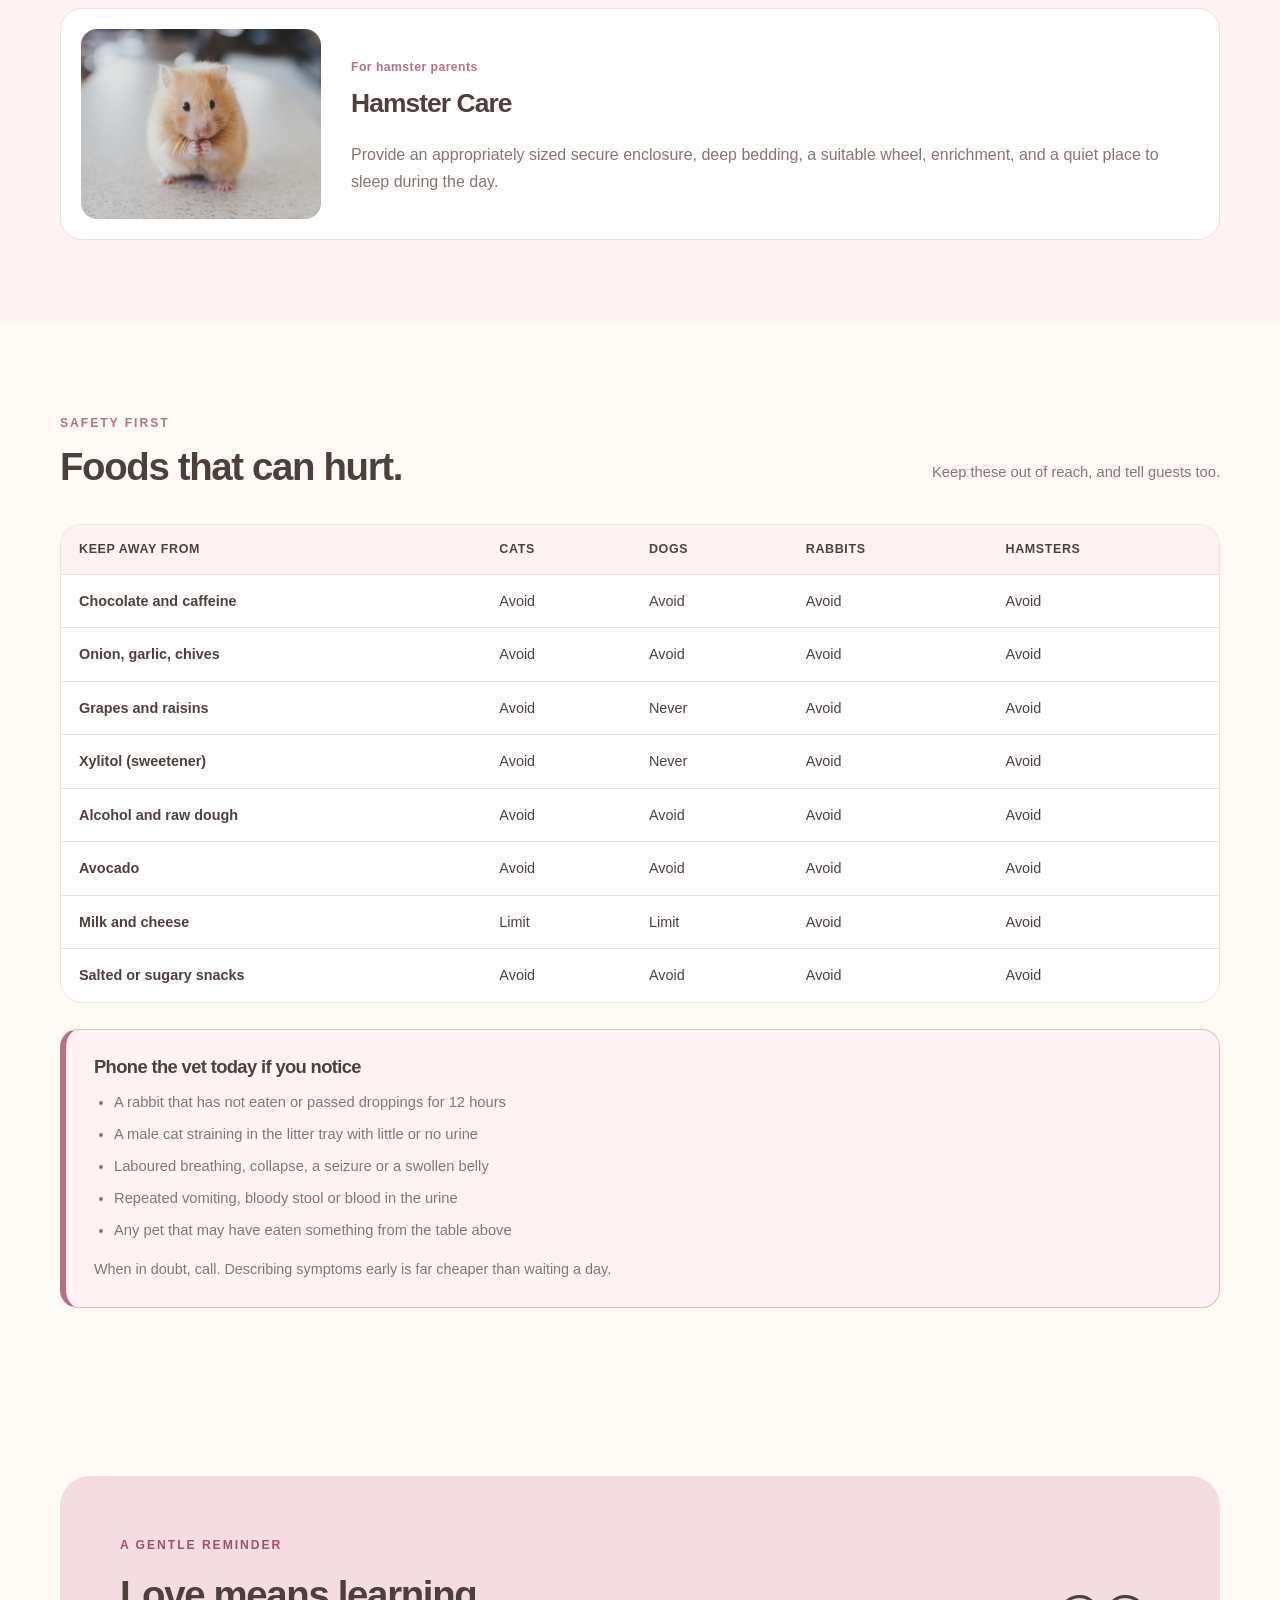
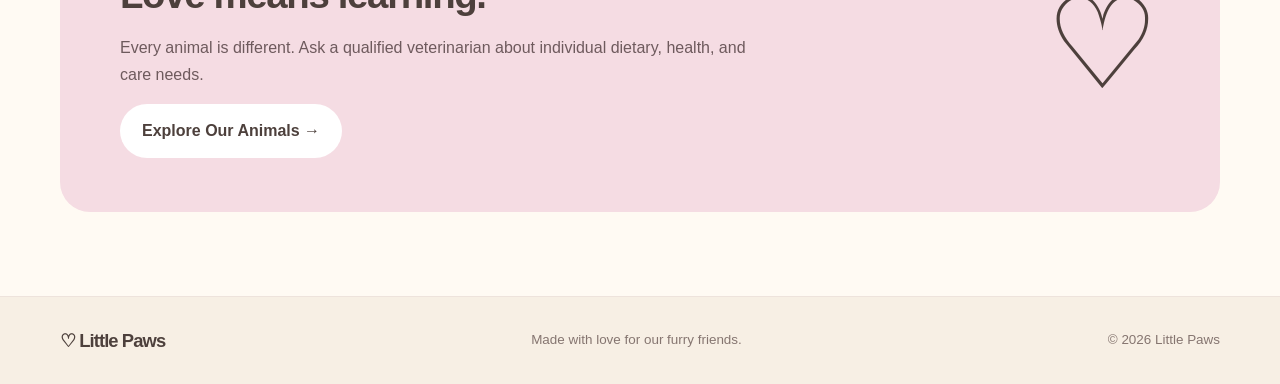
<file: care.html>
<!DOCTYPE html>
<html lang="en">
<head>
  <meta charset="UTF-8">
  <meta name="viewport" content="width=device-width, initial-scale=1.0">
  <meta name="description" content="Simple pet care guidance for cats, dogs, rabbits, and hamsters.">
  <title>Little Paws | Care Guide</title>
  <link rel="icon" href="favicon.svg" type="image/svg+xml">
  <link rel="icon" href="favicon-32.png" sizes="32x32">
  <link rel="apple-touch-icon" href="apple-touch-icon.png">
  <meta name="theme-color" content="#fff3f5">
  <meta property="og:type" content="website">
  <meta property="og:site_name" content="Little Paws">
  <meta property="og:title" content="Little Paws | Care Guide">
  <meta property="og:description" content="Simple pet care guidance for cats, dogs, rabbits, and hamsters.">
  <meta property="og:image" content="https://yomi026.github.io/little-paws/images/cat-hero.jpg">
  <meta property="og:url" content="https://yomi026.github.io/little-paws/care.html">
  <meta name="twitter:card" content="summary_large_image">
  <link rel="stylesheet" href="css/style.css">
  <script src="js/script.js" defer></script>
</head>
<body>
  <a class="skip-link" href="#main">Skip to content</a>

  <header class="site-header">
    <div class="container nav-wrap">
      <a class="logo" href="index.html"><span class="logo-icon" aria-hidden="true">♡</span> Little Paws</a>
      <button class="menu-toggle" type="button" aria-label="Open navigation menu" aria-expanded="false" aria-controls="primary-nav">
        <span></span><span></span><span></span>
      </button>
            <nav class="nav-links" id="primary-nav" aria-label="Main navigation">
        <a href="index.html">Home</a>
        <a href="animals.html">Animals</a>
        <a href="care.html" aria-current="page">Care Guide</a>
        <a href="adopt.html">Adoption</a>
        <a href="costs.html">Costs</a>
        <a href="gallery.html">Gallery</a>
      </nav>
    </div>
  </header>

  <main id="main">
    <section class="page-banner container">
      <span class="eyebrow">CARE WITH LOVE</span>
      <h1>Little habits, happier pets.</h1>
      <p>Good care is built on patience, a safe environment, and understanding each pet's needs.</p>
      <div class="breadcrumb"><a href="index.html">Home</a> / Care Guide</div>
    </section>

    <section class="section container">
      <div class="section-heading">
        <div>
          <span class="eyebrow">THE DAILY ESSENTIALS</span>
          <h2>Four ways to show you care.</h2>
        </div>
      </div>

      <div class="tips-grid">
        <article class="tip-card">
          <span class="tip-icon" aria-hidden="true">🥣</span>
          <h2>Healthy Food</h2>
          <p>Choose species-appropriate food, provide fresh water, and avoid foods that are unsafe for your pet.</p>
        </article>
        <article class="tip-card">
          <span class="tip-icon" aria-hidden="true">🧸</span>
          <h2>Play & Enrichment</h2>
          <p>Offer safe toys, exercise, exploration, and activities that suit your pet's age and personality.</p>
        </article>
        <article class="tip-card">
          <span class="tip-icon" aria-hidden="true">🧼</span>
          <h2>Clean & Cozy</h2>
          <p>Keep living spaces clean, provide a comfortable resting place, and maintain appropriate hygiene.</p>
        </article>
        <article class="tip-card">
          <span class="tip-icon" aria-hidden="true">🩺</span>
          <h2>Health Checks</h2>
          <p>Arrange routine veterinary care and seek professional advice when behavior, appetite, or energy changes.</p>
        </article>
      </div>
    </section>

    <section class="section container" id="routine">
      <div class="section-heading">
        <div>
          <span class="eyebrow">A SIMPLE ROUTINE</span>
          <h2>What a good week looks like.</h2>
        </div>
        <p class="section-note">Most problems begin as small habits that got skipped.</p>
      </div>

      <div class="check-grid">
        <article class="check-card">
          <h3>Every day</h3>
          <ul class="checklist">
            <li>Fresh water in a clean bowl</li>
            <li>Measured food at set times</li>
            <li>Scoop the litter or spot-clean bedding</li>
            <li>20–60 minutes of play or a walk</li>
            <li>A quick look at eyes, nose, coat and droppings</li>
          </ul>
        </article>
        <article class="check-card">
          <h3>Every week</h3>
          <ul class="checklist">
            <li>Brush the coat and check skin and nails</li>
            <li>Deep clean the tray, cage or bedding</li>
            <li>Wash bowls and water bottles</li>
            <li>Rotate toys so they stay interesting</li>
            <li>Weigh small pets — sudden loss is an early warning</li>
          </ul>
        </article>
        <article class="check-card">
          <h3>Every month</h3>
          <ul class="checklist">
            <li>Trim nails if they are overgrown</li>
            <li>Check parasite prevention is up to date</li>
            <li>Restock food and litter before running out</li>
            <li>Note weight and any behaviour changes</li>
            <li>Set a little aside for vet costs</li>
          </ul>
        </article>
        <article class="check-card">
          <h3>Before day one</h3>
          <ul class="checklist">
            <li>The food your pet already eats</li>
            <li>A carrier or travel box</li>
            <li>Bed, litter tray or deep bedding</li>
            <li>Bowls, nail clippers and a brush</li>
            <li>ID tag or microchip registration</li>
            <li>A vet contact saved in your phone</li>
          </ul>
        </article>
      </div>
    </section>

    <section class="section container">
      <div class="section-heading">
        <div>
          <span class="eyebrow">THROUGH THE YEAR</span>
          <h2>Care that changes with the season.</h2>
        </div>
        <p class="section-note">Small adjustments, big difference.</p>
      </div>

      <div class="tips-grid">
        <article class="tip-card">
          <span class="tip-icon" aria-hidden="true">☀️</span>
          <h2>Hot weather</h2>
          <p>Water in two places, shade all day, walk dogs at dawn or dusk. Never leave an animal in a parked car. Rabbits and hamsters overheat quickly — move cages off sunny windowsills.</p>
        </article>
        <article class="tip-card">
          <span class="tip-icon" aria-hidden="true">❄️</span>
          <h2>Cold weather</h2>
          <p>Short-coated and elderly dogs feel the cold: dry them after walks and check paws for grit. Keep small pets away from draughts, and give rabbits a dry, sheltered hutch area with extra bedding.</p>
        </article>
        <article class="tip-card">
          <span class="tip-icon" aria-hidden="true">🌧️</span>
          <h2>Rainy weeks</h2>
          <p>Indoor play matters: food puzzles, cardboard boxes, short training sessions. A bored dog chews furniture; five minutes of sniffing games tires them more than a wet walk.</p>
        </article>
        <article class="tip-card">
          <span class="tip-icon" aria-hidden="true">🧳</span>
          <h2>Holidays and travel</h2>
          <p>Book the sitter before you book the trip. Leave food, medication and vet details in writing, plus a signed permission note for treatment. Never leave a pet alone for days.</p>
        </article>
      </div>
    </section>

    <section class="section section-soft">
      <div class="container">
        <div class="section-heading">
          <div>
            <span class="eyebrow">A LITTLE MORE KNOWLEDGE</span>
            <h2>Care for every kind of friend.</h2>
          </div>
        </div>

        <div class="care-list">
          <article class="care-row" id="cat-care">
            <img src="images/cat-hero.jpg" alt="A cat resting comfortably" loading="lazy">
            <div>
              <span class="card-tag">For cat parents</span>
              <h2>Cat Care</h2>
              <p>Provide fresh water, balanced cat food, a clean litter box, scratching surfaces, playtime, and regular veterinary checkups.</p>
            </div>
          </article>

          <article class="care-row" id="dog-care">
            <img src="images/dog-1.jpg" alt="A golden dog outdoors" loading="lazy">
            <div>
              <span class="card-tag">For dog parents</span>
              <h2>Dog Care</h2>
              <p>Plan suitable walks, positive training, social interaction, grooming, fresh water, and preventive veterinary care.</p>
            </div>
          </article>

          <article class="care-row" id="rabbit-care">
            <img src="images/rabbit-1.jpg" alt="A rabbit sitting quietly" loading="lazy">
            <div>
              <span class="card-tag">For rabbit parents</span>
              <h2>Rabbit Care</h2>
              <p>Offer unlimited grass hay, suitable leafy greens, clean water, room to move, safe hiding spaces, and rabbit-savvy veterinary care.</p>
            </div>
          </article>

          <article class="care-row" id="hamster-care">
            <img src="images/hamster-1.jpg" alt="A small hamster" loading="lazy">
            <div>
              <span class="card-tag">For hamster parents</span>
              <h2>Hamster Care</h2>
              <p>Provide an appropriately sized secure enclosure, deep bedding, a suitable wheel, enrichment, and a quiet place to sleep during the day.</p>
            </div>
          </article>
        </div>
      </div>
    </section>

    <section class="section container">
      <div class="section-heading">
        <div>
          <span class="eyebrow">SAFETY FIRST</span>
          <h2>Foods that can hurt.</h2>
        </div>
        <p class="section-note">Keep these out of reach, and tell guests too.</p>
      </div>

      <div class="table-wrap">
        <table class="compare-table">
          <caption class="visually-hidden">Foods to avoid, by species</caption>
          <thead>
            <tr>
              <th scope="col">Keep away from</th>
              <th scope="col">Cats</th>
              <th scope="col">Dogs</th>
              <th scope="col">Rabbits</th>
              <th scope="col">Hamsters</th>
            </tr>
          </thead>
          <tbody>
            <tr>
              <th scope="row">Chocolate and caffeine</th>
              <td>Avoid</td>
              <td>Avoid</td>
              <td>Avoid</td>
              <td>Avoid</td>
            </tr>
            <tr>
              <th scope="row">Onion, garlic, chives</th>
              <td>Avoid</td>
              <td>Avoid</td>
              <td>Avoid</td>
              <td>Avoid</td>
            </tr>
            <tr>
              <th scope="row">Grapes and raisins</th>
              <td>Avoid</td>
              <td>Never</td>
              <td>Avoid</td>
              <td>Avoid</td>
            </tr>
            <tr>
              <th scope="row">Xylitol (sweetener)</th>
              <td>Avoid</td>
              <td>Never</td>
              <td>Avoid</td>
              <td>Avoid</td>
            </tr>
            <tr>
              <th scope="row">Alcohol and raw dough</th>
              <td>Avoid</td>
              <td>Avoid</td>
              <td>Avoid</td>
              <td>Avoid</td>
            </tr>
            <tr>
              <th scope="row">Avocado</th>
              <td>Avoid</td>
              <td>Avoid</td>
              <td>Avoid</td>
              <td>Avoid</td>
            </tr>
            <tr>
              <th scope="row">Milk and cheese</th>
              <td>Limit</td>
              <td>Limit</td>
              <td>Avoid</td>
              <td>Avoid</td>
            </tr>
            <tr>
              <th scope="row">Salted or sugary snacks</th>
              <td>Avoid</td>
              <td>Avoid</td>
              <td>Avoid</td>
              <td>Avoid</td>
            </tr>
          </tbody>
        </table>
      </div>

      <aside class="callout">
        <h3>Phone the vet today if you notice</h3>
        <ul>
          <li>A rabbit that has not eaten or passed droppings for 12 hours</li>
          <li>A male cat straining in the litter tray with little or no urine</li>
          <li>Laboured breathing, collapse, a seizure or a swollen belly</li>
          <li>Repeated vomiting, bloody stool or blood in the urine</li>
          <li>Any pet that may have eaten something from the table above</li>
        </ul>
        <p>When in doubt, call. Describing symptoms early is far cheaper than waiting a day.</p>
      </aside>
    </section>

    <section class="section container">
      <div class="welcome-panel">
        <div>
          <span class="eyebrow">A GENTLE REMINDER</span>
          <h2>Love means learning.</h2>
          <p>Every animal is different. Ask a qualified veterinarian about individual dietary, health, and care needs.</p>
          <a class="button button-light" href="animals.html">Explore Our Animals →</a>
        </div>
        <div class="welcome-emoji" aria-hidden="true">♡</div>
      </div>
    </section>
  </main>

  <footer class="site-footer">
    <div class="container footer-inner">
      <a class="logo footer-logo" href="index.html">♡ Little Paws</a>
      <p>Made with love for our furry friends.</p>
      <p>© <span class="current-year">2026</span> Little Paws</p>
    </div>
  </footer>
</body>
</html>
</file>
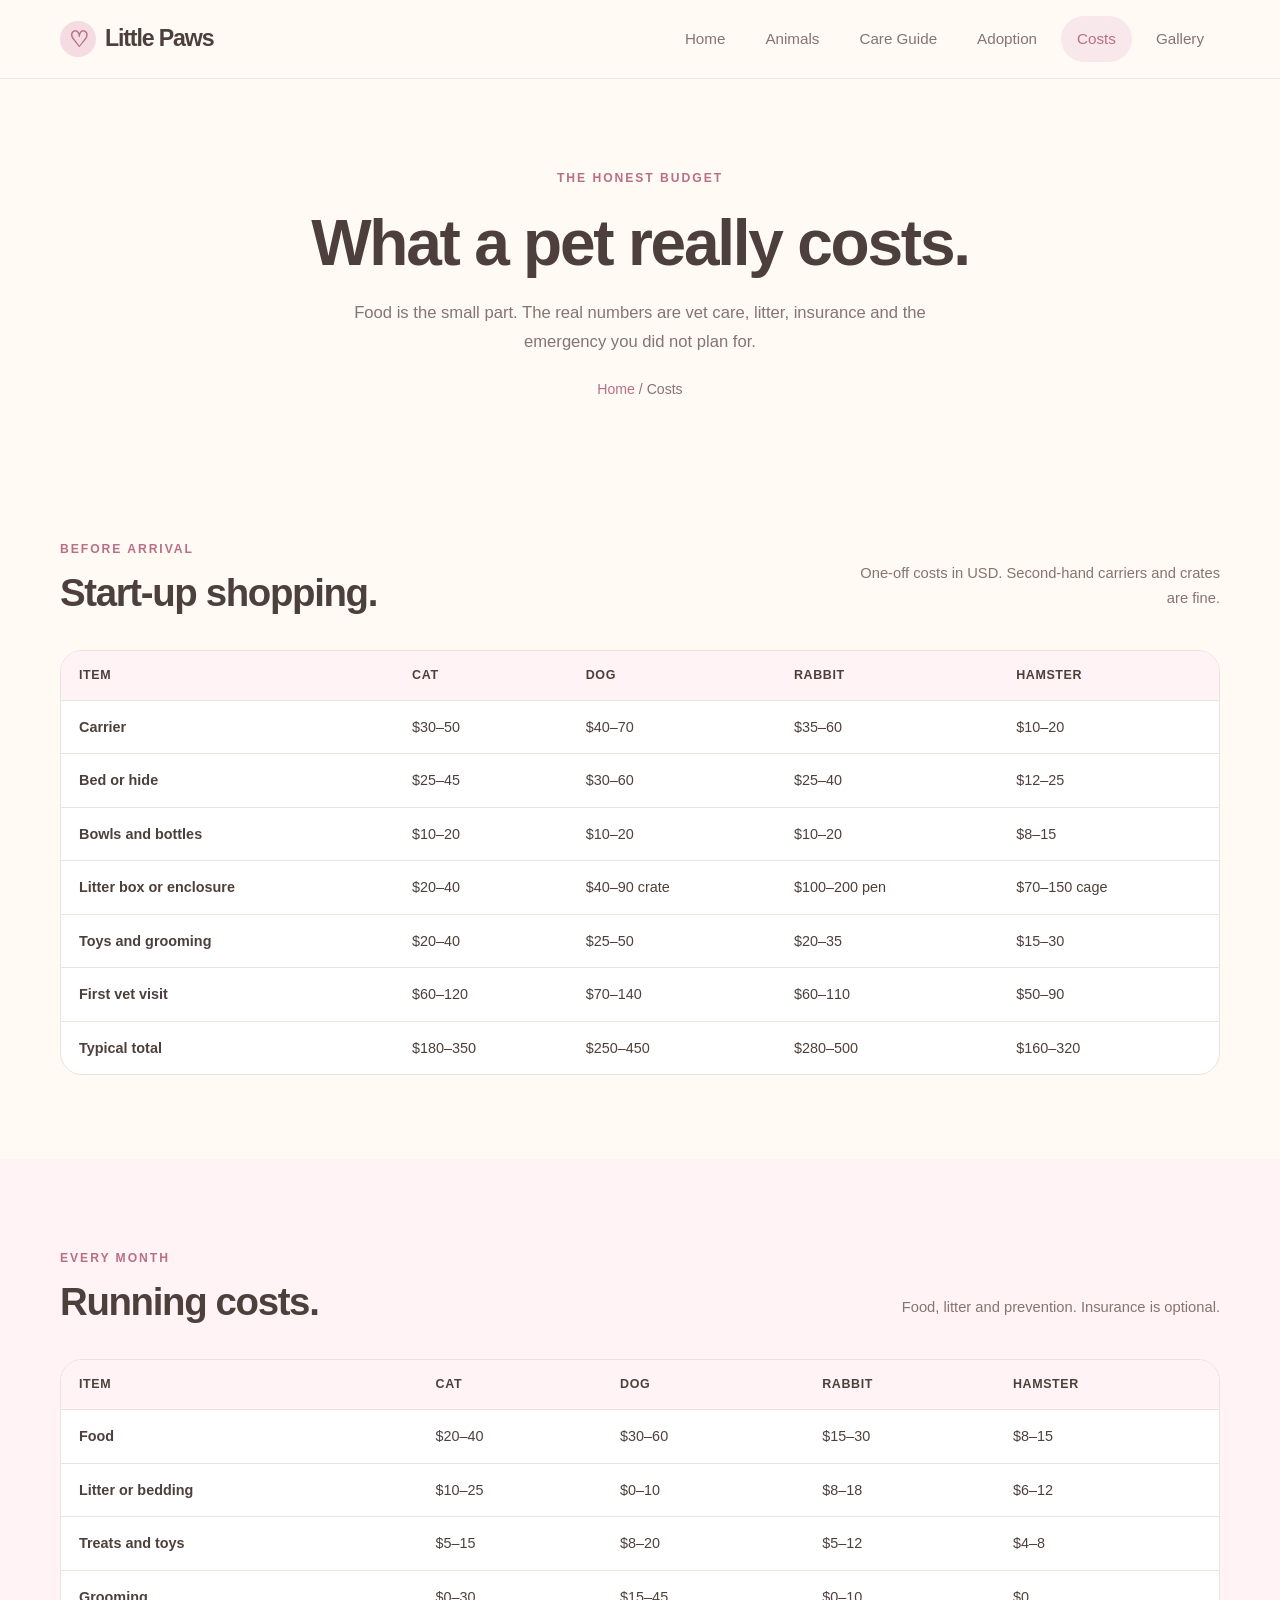
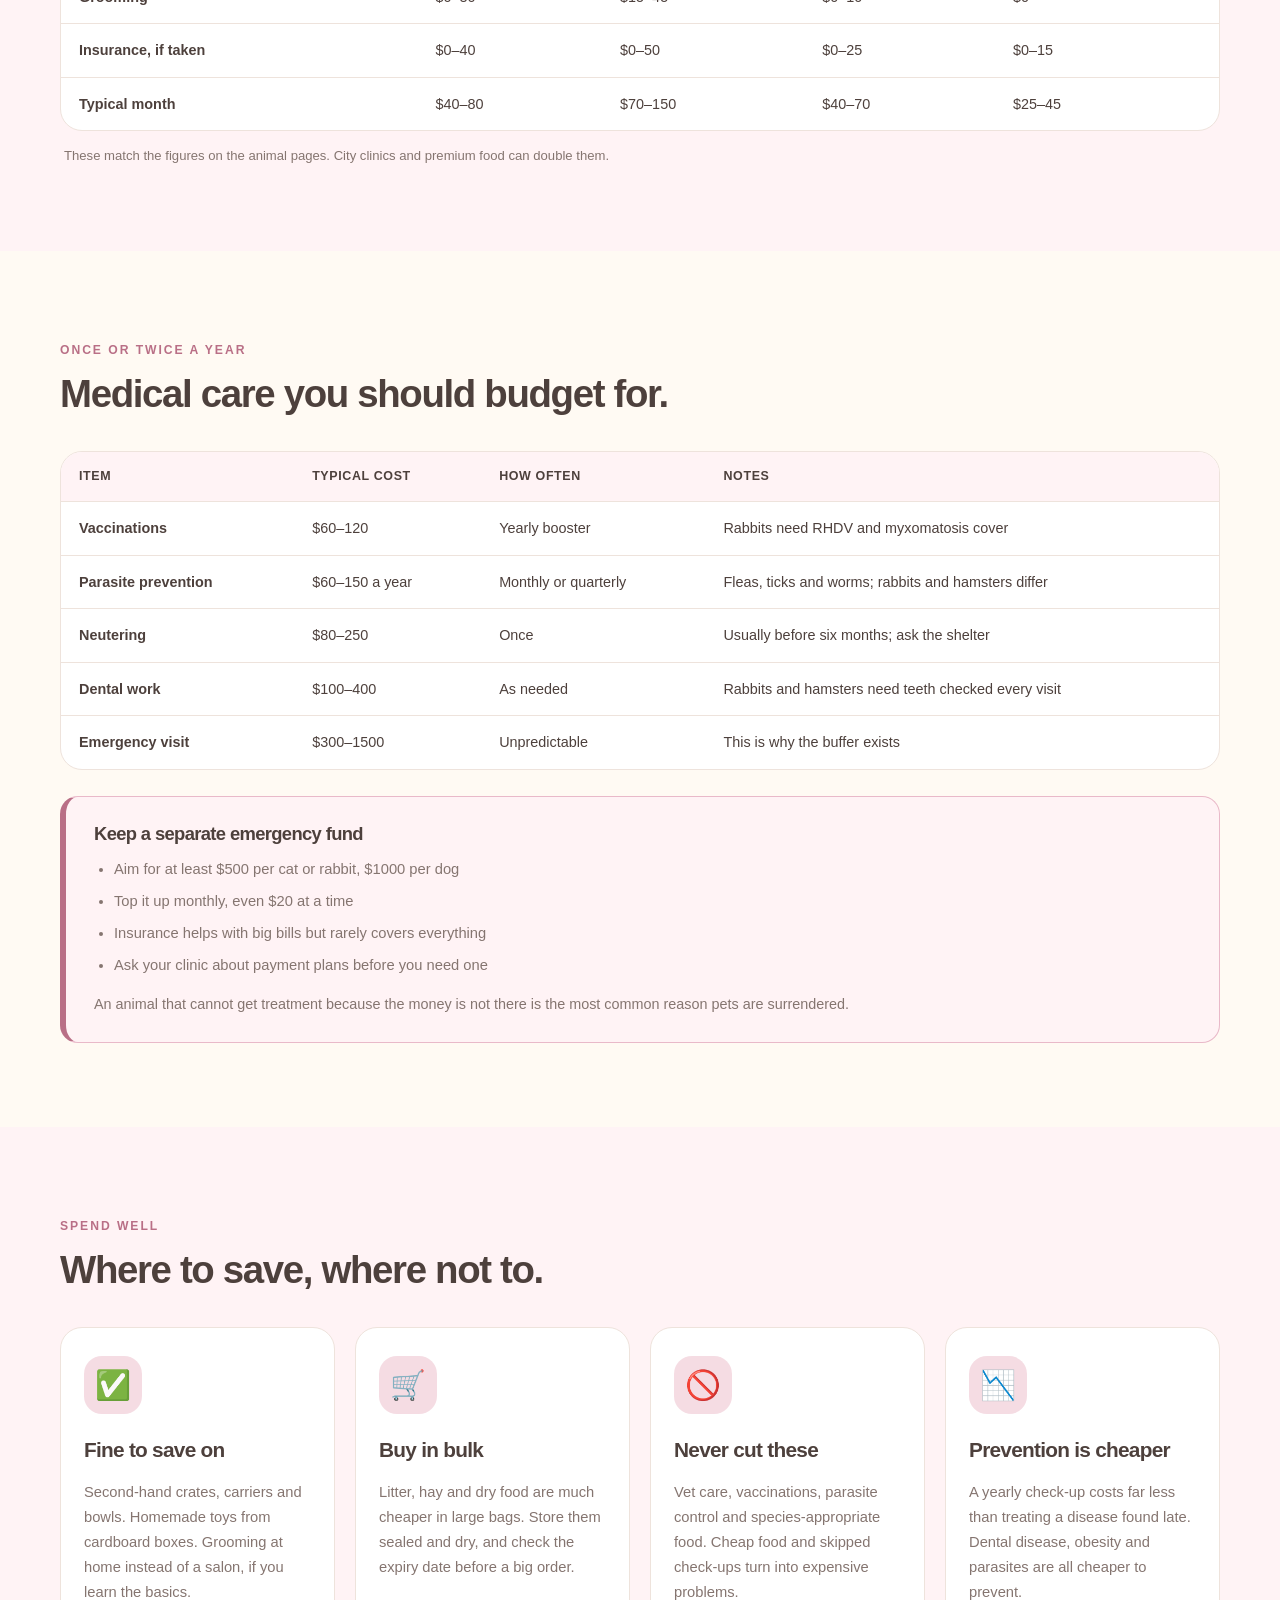
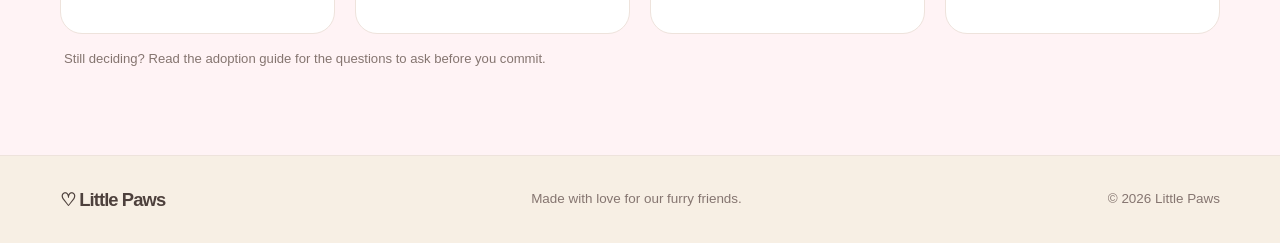
<file: costs.html>
<!DOCTYPE html>
<html lang="en">
<head>
  <meta charset="UTF-8">
  <meta name="viewport" content="width=device-width, initial-scale=1.0">
  <meta name="description" content="What a cat, dog, rabbit or hamster really costs: start-up shopping, monthly bills, yearly medical care and how big an emergency fund you need.">
  <title>Little Paws | What a Pet Costs</title>
  <link rel="icon" href="favicon.svg" type="image/svg+xml">
  <link rel="icon" href="favicon-32.png" sizes="32x32">
  <link rel="apple-touch-icon" href="apple-touch-icon.png">
  <meta name="theme-color" content="#fff3f5">
  <meta property="og:type" content="website">
  <meta property="og:site_name" content="Little Paws">
  <meta property="og:title" content="Little Paws | What a Pet Costs">
  <meta property="og:description" content="Start-up shopping, monthly bills, yearly medical care and how big an emergency fund you need.">
  <meta property="og:image" content="https://yomi026.github.io/little-paws/images/cat-hero.jpg">
  <meta property="og:url" content="https://yomi026.github.io/little-paws/costs.html">
  <meta name="twitter:card" content="summary_large_image">
  <link rel="stylesheet" href="css/style.css">
  <script src="js/script.js" defer></script>
</head>
<body>
  <a class="skip-link" href="#main">Skip to content</a>

  <header class="site-header">
    <div class="container nav-wrap">
      <a class="logo" href="index.html" aria-label="Little Paws home">
        <span class="logo-icon" aria-hidden="true">♡</span>
        Little Paws
      </a>

      <button class="menu-toggle" type="button"
        aria-label="Open navigation menu"
        aria-expanded="false" aria-controls="primary-nav">
        <span></span><span></span><span></span>
      </button>

            <nav class="nav-links" id="primary-nav" aria-label="Main navigation">
        <a href="index.html">Home</a>
        <a href="animals.html">Animals</a>
        <a href="care.html">Care Guide</a>
        <a href="adopt.html">Adoption</a>
        <a href="costs.html" aria-current="page">Costs</a>
        <a href="gallery.html">Gallery</a>
      </nav>
    </div>
  </header>

  <main id="main">
    <section class="page-banner container">
      <span class="eyebrow">THE HONEST BUDGET</span>
      <h1>What a pet really costs.</h1>
      <p>Food is the small part. The real numbers are vet care, litter, insurance and the emergency you did not plan for.</p>
      <div class="breadcrumb"><a href="index.html">Home</a> / Costs</div>
    </section>

    <section class="section container">
      <div class="section-heading">
        <div>
          <span class="eyebrow">BEFORE ARRIVAL</span>
          <h2>Start-up shopping.</h2>
        </div>
        <p class="section-note">One-off costs in USD. Second-hand carriers and crates are fine.</p>
      </div>

      <div class="table-wrap">
        <table class="compare-table">
          <caption class="visually-hidden">Typical start-up costs by species</caption>
          <thead>
            <tr>
              <th scope="col">Item</th>
              <th scope="col">Cat</th>
              <th scope="col">Dog</th>
              <th scope="col">Rabbit</th>
              <th scope="col">Hamster</th>
            </tr>
          </thead>
          <tbody>
            <tr>
              <th scope="row">Carrier</th>
              <td>$30–50</td>
              <td>$40–70</td>
              <td>$35–60</td>
              <td>$10–20</td>
            </tr>
            <tr>
              <th scope="row">Bed or hide</th>
              <td>$25–45</td>
              <td>$30–60</td>
              <td>$25–40</td>
              <td>$12–25</td>
            </tr>
            <tr>
              <th scope="row">Bowls and bottles</th>
              <td>$10–20</td>
              <td>$10–20</td>
              <td>$10–20</td>
              <td>$8–15</td>
            </tr>
            <tr>
              <th scope="row">Litter box or enclosure</th>
              <td>$20–40</td>
              <td>$40–90 crate</td>
              <td>$100–200 pen</td>
              <td>$70–150 cage</td>
            </tr>
            <tr>
              <th scope="row">Toys and grooming</th>
              <td>$20–40</td>
              <td>$25–50</td>
              <td>$20–35</td>
              <td>$15–30</td>
            </tr>
            <tr>
              <th scope="row">First vet visit</th>
              <td>$60–120</td>
              <td>$70–140</td>
              <td>$60–110</td>
              <td>$50–90</td>
            </tr>
            <tr>
              <th scope="row">Typical total</th>
              <td>$180–350</td>
              <td>$250–450</td>
              <td>$280–500</td>
              <td>$160–320</td>
            </tr>
          </tbody>
        </table>
      </div>
    </section>

    <section class="section section-soft">
      <div class="container">
        <div class="section-heading">
          <div>
            <span class="eyebrow">EVERY MONTH</span>
            <h2>Running costs.</h2>
          </div>
          <p class="section-note">Food, litter and prevention. Insurance is optional.</p>
        </div>

        <div class="table-wrap">
          <table class="compare-table">
            <caption class="visually-hidden">Typical monthly costs by species</caption>
            <thead>
              <tr>
                <th scope="col">Item</th>
                <th scope="col">Cat</th>
                <th scope="col">Dog</th>
                <th scope="col">Rabbit</th>
                <th scope="col">Hamster</th>
              </tr>
            </thead>
            <tbody>
              <tr>
                <th scope="row">Food</th>
                <td>$20–40</td>
                <td>$30–60</td>
                <td>$15–30</td>
                <td>$8–15</td>
              </tr>
              <tr>
                <th scope="row">Litter or bedding</th>
                <td>$10–25</td>
                <td>$0–10</td>
                <td>$8–18</td>
                <td>$6–12</td>
              </tr>
              <tr>
                <th scope="row">Treats and toys</th>
                <td>$5–15</td>
                <td>$8–20</td>
                <td>$5–12</td>
                <td>$4–8</td>
              </tr>
              <tr>
                <th scope="row">Grooming</th>
                <td>$0–30</td>
                <td>$15–45</td>
                <td>$0–10</td>
                <td>$0</td>
              </tr>
              <tr>
                <th scope="row">Insurance, if taken</th>
                <td>$0–40</td>
                <td>$0–50</td>
                <td>$0–25</td>
                <td>$0–15</td>
              </tr>
              <tr>
                <th scope="row">Typical month</th>
                <td>$40–80</td>
                <td>$70–150</td>
                <td>$40–70</td>
                <td>$25–45</td>
              </tr>
            </tbody>
          </table>
        </div>

        <p class="table-note">These match the figures on the <a href="animals.html">animal pages</a>. City clinics and premium food can double them.</p>
      </div>
    </section>

    <section class="section container">
      <div class="section-heading">
        <div>
          <span class="eyebrow">ONCE OR TWICE A YEAR</span>
          <h2>Medical care you should budget for.</h2>
        </div>
      </div>

      <div class="table-wrap">
        <table class="compare-table">
          <caption class="visually-hidden">Yearly and one-off medical costs</caption>
          <thead>
            <tr>
              <th scope="col">Item</th>
              <th scope="col">Typical cost</th>
              <th scope="col">How often</th>
              <th scope="col">Notes</th>
            </tr>
          </thead>
          <tbody>
            <tr>
              <th scope="row">Vaccinations</th>
              <td>$60–120</td>
              <td>Yearly booster</td>
              <td>Rabbits need RHDV and myxomatosis cover</td>
            </tr>
            <tr>
              <th scope="row">Parasite prevention</th>
              <td>$60–150 a year</td>
              <td>Monthly or quarterly</td>
              <td>Fleas, ticks and worms; rabbits and hamsters differ</td>
            </tr>
            <tr>
              <th scope="row">Neutering</th>
              <td>$80–250</td>
              <td>Once</td>
              <td>Usually before six months; ask the shelter</td>
            </tr>
            <tr>
              <th scope="row">Dental work</th>
              <td>$100–400</td>
              <td>As needed</td>
              <td>Rabbits and hamsters need teeth checked every visit</td>
            </tr>
            <tr>
              <th scope="row">Emergency visit</th>
              <td>$300–1500</td>
              <td>Unpredictable</td>
              <td>This is why the buffer exists</td>
            </tr>
          </tbody>
        </table>
      </div>

      <aside class="callout">
        <h3>Keep a separate emergency fund</h3>
        <ul>
          <li>Aim for at least $500 per cat or rabbit, $1000 per dog</li>
          <li>Top it up monthly, even $20 at a time</li>
          <li>Insurance helps with big bills but rarely covers everything</li>
          <li>Ask your clinic about payment plans before you need one</li>
        </ul>
        <p>An animal that cannot get treatment because the money is not there is the most common reason pets are surrendered.</p>
      </aside>
    </section>

    <section class="section section-soft">
      <div class="container">
        <div class="section-heading">
          <div>
            <span class="eyebrow">SPEND WELL</span>
            <h2>Where to save, where not to.</h2>
          </div>
        </div>

        <div class="tips-grid">
          <article class="tip-card">
            <span class="tip-icon" aria-hidden="true">✅</span>
            <h2>Fine to save on</h2>
            <p>Second-hand crates, carriers and bowls. Homemade toys from cardboard boxes. Grooming at home instead of a salon, if you learn the basics.</p>
          </article>
          <article class="tip-card">
            <span class="tip-icon" aria-hidden="true">🛒</span>
            <h2>Buy in bulk</h2>
            <p>Litter, hay and dry food are much cheaper in large bags. Store them sealed and dry, and check the expiry date before a big order.</p>
          </article>
          <article class="tip-card">
            <span class="tip-icon" aria-hidden="true">🚫</span>
            <h2>Never cut these</h2>
            <p>Vet care, vaccinations, parasite control and species-appropriate food. Cheap food and skipped check-ups turn into expensive problems.</p>
          </article>
          <article class="tip-card">
            <span class="tip-icon" aria-hidden="true">📉</span>
            <h2>Prevention is cheaper</h2>
            <p>A yearly check-up costs far less than treating a disease found late. Dental disease, obesity and parasites are all cheaper to prevent.</p>
          </article>
        </div>

        <p class="table-note">Still deciding? Read the <a href="adopt.html">adoption guide</a> for the questions to ask before you commit.</p>
      </div>
    </section>
  </main>

  <footer class="site-footer">
    <div class="container footer-inner">
      <a class="logo footer-logo" href="index.html">♡ Little Paws</a>
      <p>Made with love for our furry friends.</p>
      <p>© <span class="current-year">2026</span> Little Paws</p>
    </div>
  </footer>
</body>
</html>
</file>
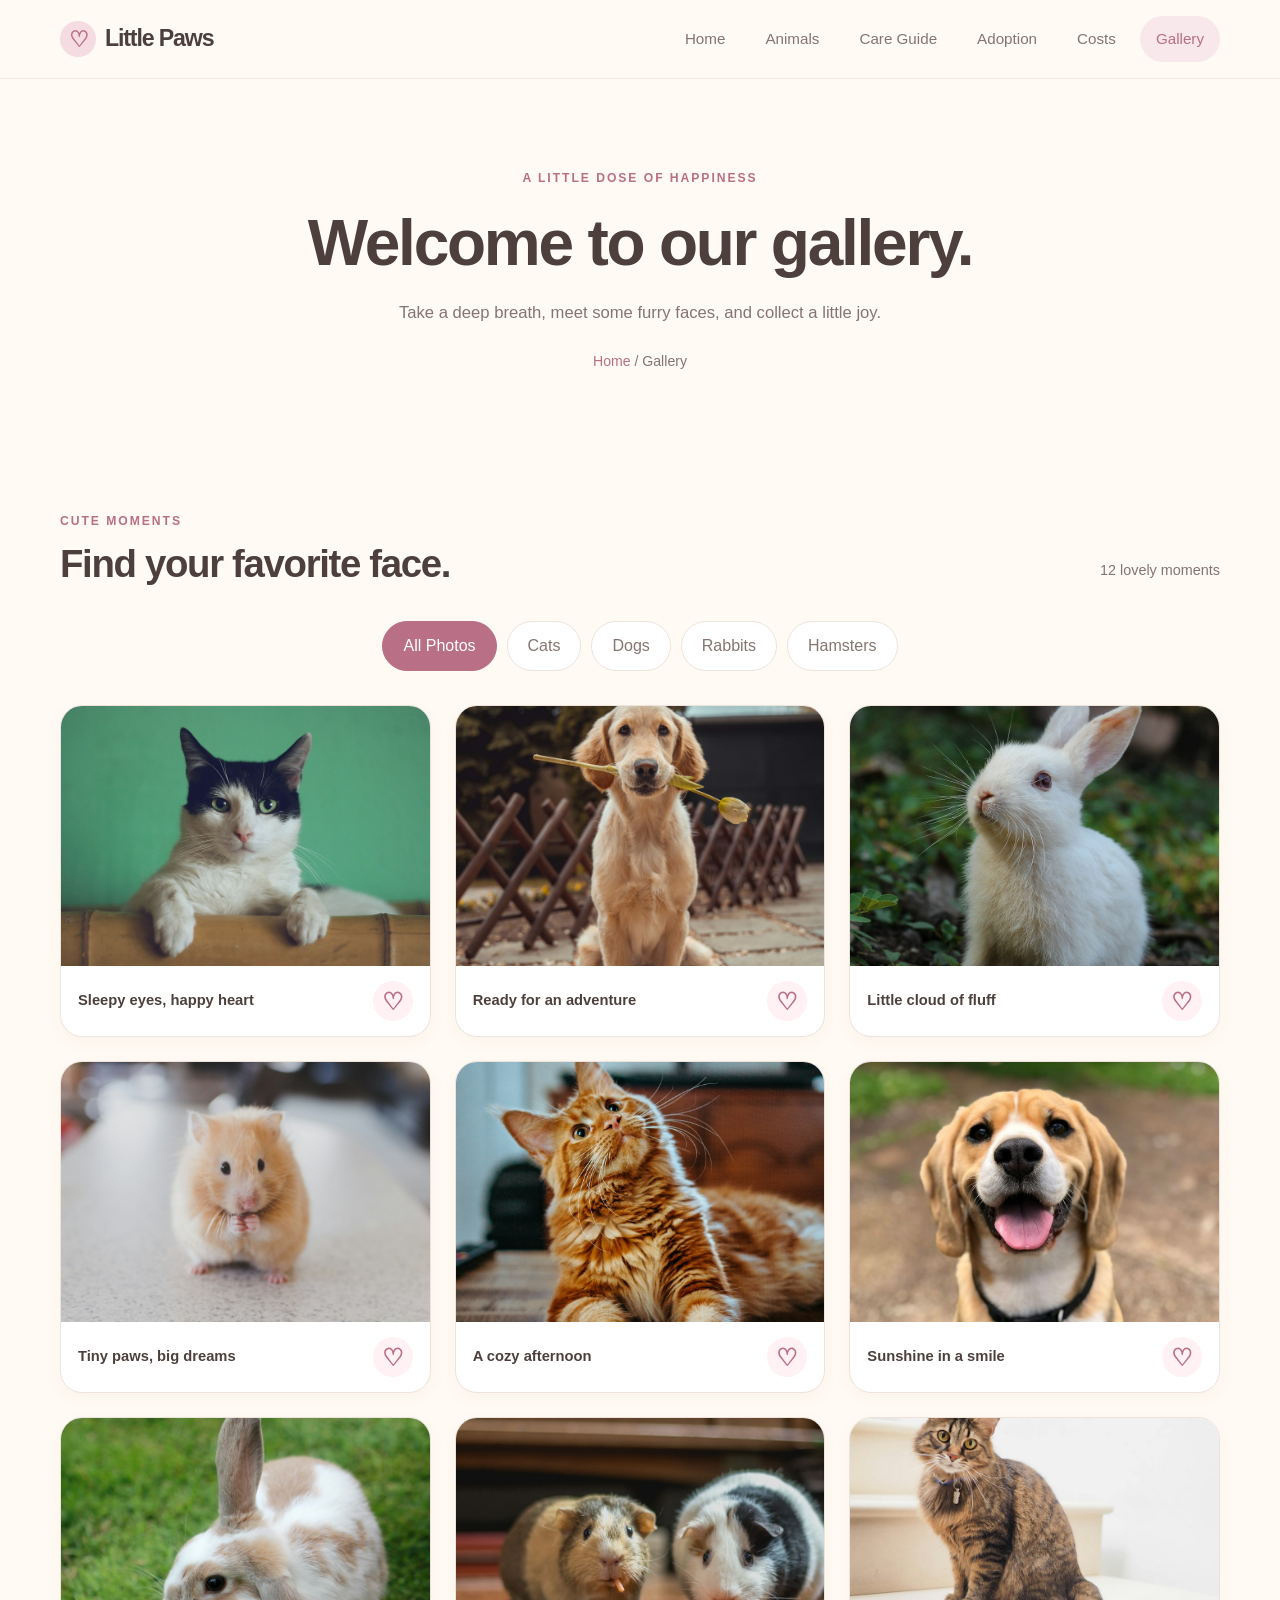
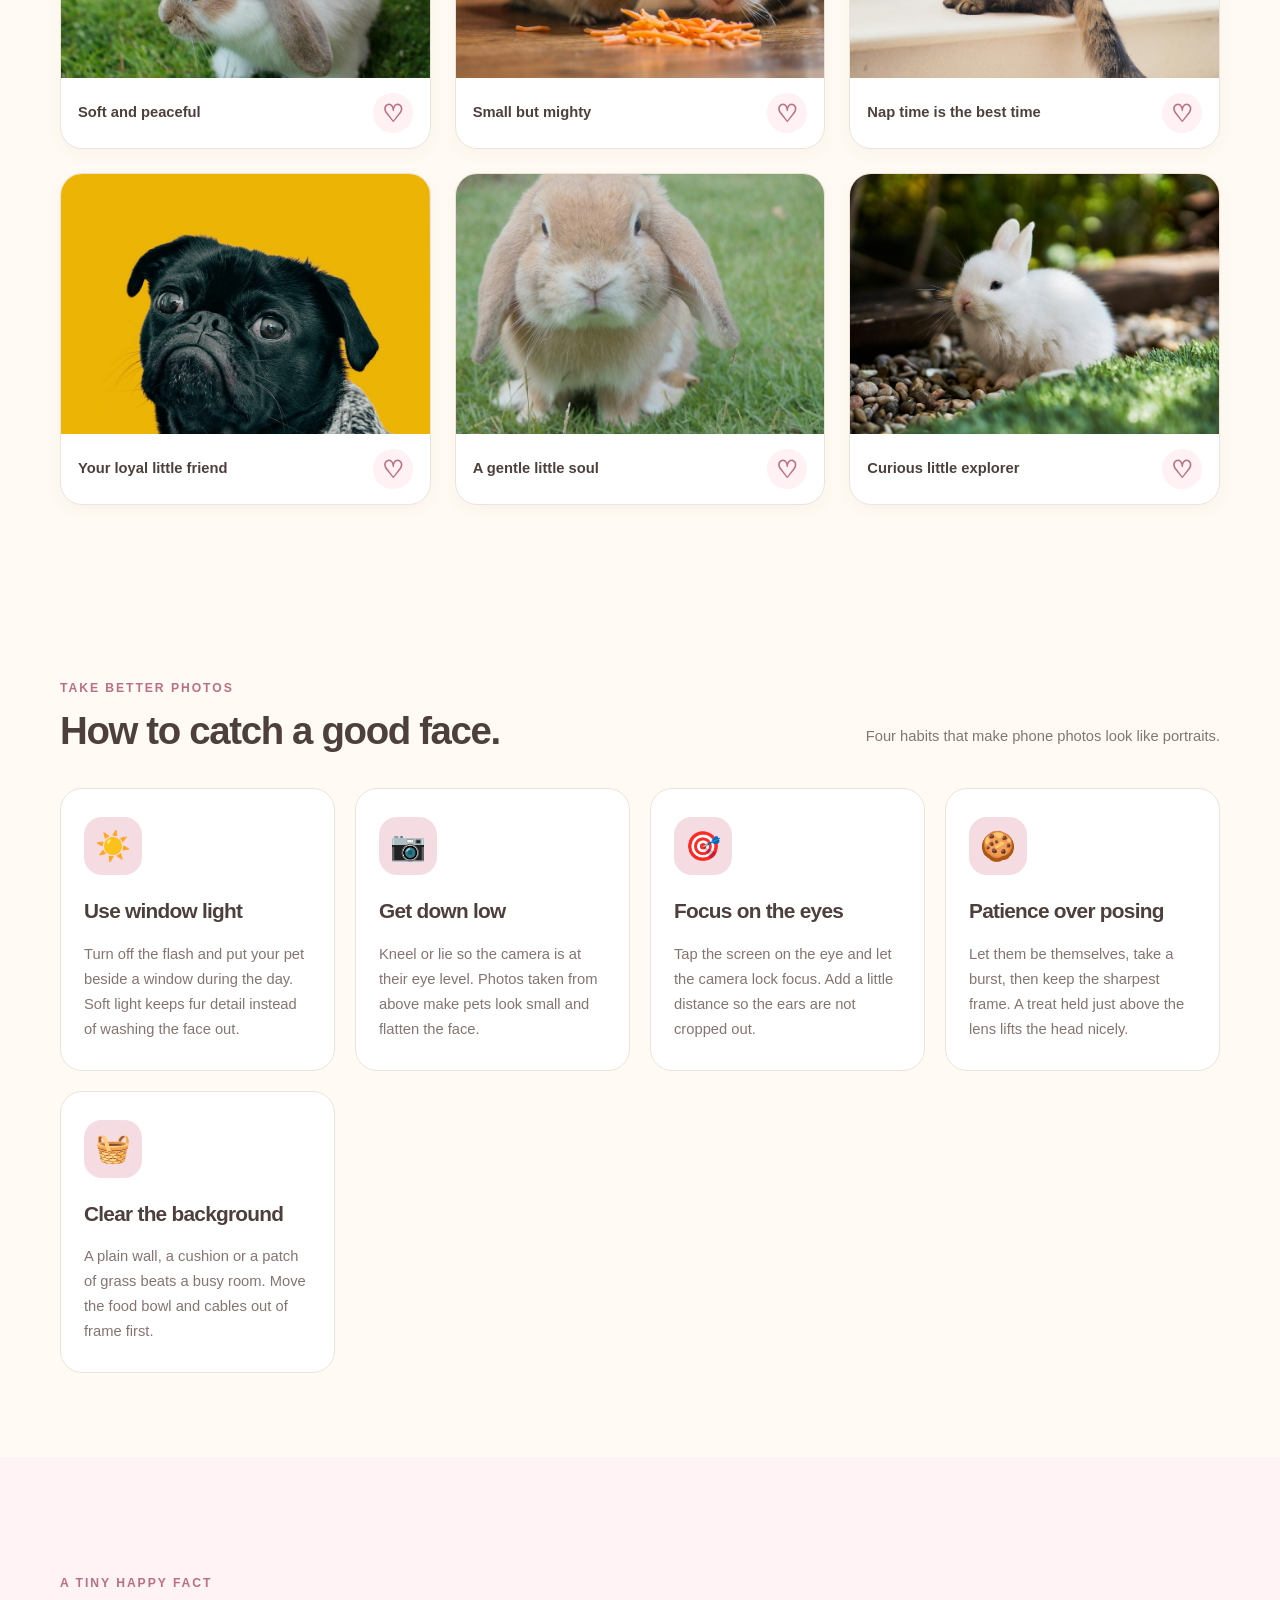
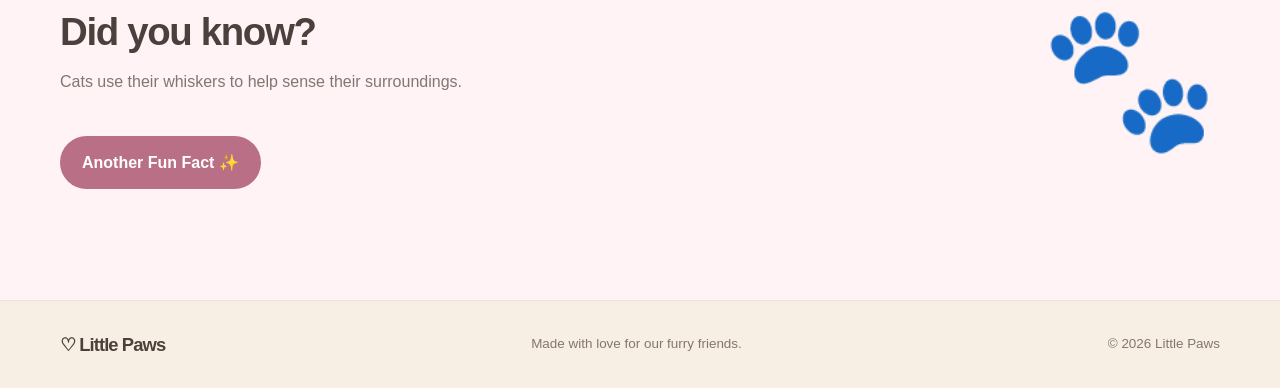
<file: gallery.html>
<!DOCTYPE html>
<html lang="en">
<head>
  <meta charset="UTF-8">
  <meta name="viewport" content="width=device-width, initial-scale=1.0">
  <meta name="description" content="Explore a happy gallery of adorable cats, dogs, rabbits, and hamsters.">
  <title>Little Paws | Gallery</title>
  <link rel="icon" href="favicon.svg" type="image/svg+xml">
  <link rel="icon" href="favicon-32.png" sizes="32x32">
  <link rel="apple-touch-icon" href="apple-touch-icon.png">
  <meta name="theme-color" content="#fff3f5">
  <meta property="og:type" content="website">
  <meta property="og:site_name" content="Little Paws">
  <meta property="og:title" content="Little Paws | Gallery">
  <meta property="og:description" content="Explore a happy gallery of adorable cats, dogs, rabbits, and hamsters.">
  <meta property="og:image" content="https://yomi026.github.io/little-paws/images/cat-hero.jpg">
  <meta property="og:url" content="https://yomi026.github.io/little-paws/gallery.html">
  <meta name="twitter:card" content="summary_large_image">
  <link rel="stylesheet" href="css/style.css">
  <script src="js/script.js" defer></script>
</head>
<body>
  <a class="skip-link" href="#main">Skip to content</a>

  <header class="site-header">
    <div class="container nav-wrap">
      <a class="logo" href="index.html"><span class="logo-icon" aria-hidden="true">♡</span> Little Paws</a>
      <button class="menu-toggle" type="button" aria-label="Open navigation menu" aria-expanded="false" aria-controls="primary-nav">
        <span></span><span></span><span></span>
      </button>
            <nav class="nav-links" id="primary-nav" aria-label="Main navigation">
        <a href="index.html">Home</a>
        <a href="animals.html">Animals</a>
        <a href="care.html">Care Guide</a>
        <a href="adopt.html">Adoption</a>
        <a href="costs.html">Costs</a>
        <a href="gallery.html" aria-current="page">Gallery</a>
      </nav>
    </div>
  </header>

  <main id="main">
    <section class="page-banner container">
      <span class="eyebrow">A LITTLE DOSE OF HAPPINESS</span>
      <h1>Welcome to our gallery.</h1>
      <p>Take a deep breath, meet some furry faces, and collect a little joy.</p>
      <div class="breadcrumb"><a href="index.html">Home</a> / Gallery</div>
    </section>

    <section class="section container">
      <div class="section-heading">
        <div>
          <span class="eyebrow">CUTE MOMENTS</span>
          <h2>Find your favorite face.</h2>
        </div>
        <p class="gallery-count" id="gallery-count" aria-live="polite">12 lovely moments</p>
      </div>

      <div class="filter-bar" aria-label="Filter gallery">
        <button class="filter-button active" type="button" data-gallery-filter="all" aria-pressed="true">All Photos</button>
        <button class="filter-button" type="button" data-gallery-filter="cat" aria-pressed="false">Cats</button>
        <button class="filter-button" type="button" data-gallery-filter="dog" aria-pressed="false">Dogs</button>
        <button class="filter-button" type="button" data-gallery-filter="rabbit" aria-pressed="false">Rabbits</button>
        <button class="filter-button" type="button" data-gallery-filter="hamster" aria-pressed="false">Hamsters</button>
      </div>

      <div class="gallery-grid">
        <figure class="gallery-item" data-gallery-animal="cat">
          <img src="images/cat-1.jpg" alt="A cat with bright eyes" loading="lazy">
          <figcaption><span>Sleepy eyes, happy heart</span><button class="favorite-button" type="button" aria-pressed="false" aria-label="Add cat photo to favorites">♡</button></figcaption>
        </figure>
        <figure class="gallery-item" data-gallery-animal="dog">
          <img src="images/dog-1.jpg" alt="A golden dog outdoors" loading="lazy">
          <figcaption><span>Ready for an adventure</span><button class="favorite-button" type="button" aria-pressed="false" aria-label="Add dog photo to favorites">♡</button></figcaption>
        </figure>
        <figure class="gallery-item" data-gallery-animal="rabbit">
          <img src="images/rabbit-1.jpg" alt="A fluffy rabbit" loading="lazy">
          <figcaption><span>Little cloud of fluff</span><button class="favorite-button" type="button" aria-pressed="false" aria-label="Add rabbit photo to favorites">♡</button></figcaption>
        </figure>
        <figure class="gallery-item" data-gallery-animal="hamster">
          <img src="images/hamster-1.jpg" alt="A small golden hamster" loading="lazy">
          <figcaption><span>Tiny paws, big dreams</span><button class="favorite-button" type="button" aria-pressed="false" aria-label="Add hamster photo to favorites">♡</button></figcaption>
        </figure>
        <figure class="gallery-item" data-gallery-animal="cat">
          <img src="images/cat-hero.jpg" alt="A relaxed cat sitting at home" loading="lazy">
          <figcaption><span>A cozy afternoon</span><button class="favorite-button" type="button" aria-pressed="false" aria-label="Add cat photo to favorites">♡</button></figcaption>
        </figure>
        <figure class="gallery-item" data-gallery-animal="dog">
          <img src="images/dog-2.jpg" alt="A happy dog looking at the camera" loading="lazy">
          <figcaption><span>Sunshine in a smile</span><button class="favorite-button" type="button" aria-pressed="false" aria-label="Add dog photo to favorites">♡</button></figcaption>
        </figure>
        <figure class="gallery-item" data-gallery-animal="rabbit">
          <img src="images/rabbit-2.jpg" alt="A rabbit enjoying a quiet moment" loading="lazy">
          <figcaption><span>Soft and peaceful</span><button class="favorite-button" type="button" aria-pressed="false" aria-label="Add rabbit photo to favorites">♡</button></figcaption>
        </figure>
        <figure class="gallery-item" data-gallery-animal="hamster">
          <img src="images/hamster-2.jpg" alt="A little hamster resting" loading="lazy">
          <figcaption><span>Small but mighty</span><button class="favorite-button" type="button" aria-pressed="false" aria-label="Add hamster photo to favorites">♡</button></figcaption>
        </figure>
        <figure class="gallery-item" data-gallery-animal="cat">
          <img src="images/cat-2.jpg" alt="A cat resting comfortably" loading="lazy">
          <figcaption><span>Nap time is the best time</span><button class="favorite-button" type="button" aria-pressed="false" aria-label="Add cat photo to favorites">♡</button></figcaption>
        </figure>
        <figure class="gallery-item" data-gallery-animal="dog">
          <img src="images/dog-3.jpg" alt="A friendly dog portrait" loading="lazy">
          <figcaption><span>Your loyal little friend</span><button class="favorite-button" type="button" aria-pressed="false" aria-label="Add dog photo to favorites">♡</button></figcaption>
        </figure>
        <figure class="gallery-item" data-gallery-animal="rabbit">
          <img src="images/rabbit-3.jpg" alt="A small rabbit sitting quietly" loading="lazy">
          <figcaption><span>A gentle little soul</span><button class="favorite-button" type="button" aria-pressed="false" aria-label="Add rabbit photo to favorites">♡</button></figcaption>
        </figure>
        <figure class="gallery-item" data-gallery-animal="hamster">
          <img src="images/hamster-3.jpg" alt="A curious little pet" loading="lazy">
          <figcaption><span>Curious little explorer</span><button class="favorite-button" type="button" aria-pressed="false" aria-label="Add hamster photo to favorites">♡</button></figcaption>
        </figure>
      </div>

      <p class="empty-state" hidden>No photos found in this category.</p>
    </section>

    <section class="section container">
      <div class="section-heading">
        <div>
          <span class="eyebrow">TAKE BETTER PHOTOS</span>
          <h2>How to catch a good face.</h2>
        </div>
        <p class="section-note">Four habits that make phone photos look like portraits.</p>
      </div>

      <div class="tips-grid">
        <article class="tip-card">
          <span class="tip-icon" aria-hidden="true">☀️</span>
          <h2>Use window light</h2>
          <p>Turn off the flash and put your pet beside a window during the day. Soft light keeps fur detail instead of washing the face out.</p>
        </article>
        <article class="tip-card">
          <span class="tip-icon" aria-hidden="true">📷</span>
          <h2>Get down low</h2>
          <p>Kneel or lie so the camera is at their eye level. Photos taken from above make pets look small and flatten the face.</p>
        </article>
        <article class="tip-card">
          <span class="tip-icon" aria-hidden="true">🎯</span>
          <h2>Focus on the eyes</h2>
          <p>Tap the screen on the eye and let the camera lock focus. Add a little distance so the ears are not cropped out.</p>
        </article>
        <article class="tip-card">
          <span class="tip-icon" aria-hidden="true">🍪</span>
          <h2>Patience over posing</h2>
          <p>Let them be themselves, take a burst, then keep the sharpest frame. A treat held just above the lens lifts the head nicely.</p>
        </article>
        <article class="tip-card">
          <span class="tip-icon" aria-hidden="true">🧺</span>
          <h2>Clear the background</h2>
          <p>A plain wall, a cushion or a patch of grass beats a busy room. Move the food bowl and cables out of frame first.</p>
        </article>
      </div>
    </section>

    <section class="section section-soft">
      <div class="container fun-fact">
        <div>
          <span class="eyebrow">A TINY HAPPY FACT</span>
          <h2>Did you know?</h2>
          <p id="fun-fact-text" aria-live="polite">Cats use their whiskers to help sense their surroundings.</p>
          <button class="button button-primary" id="fact-button" type="button">Another Fun Fact ✨</button>
        </div>
        <div class="fact-decoration" aria-hidden="true">🐾</div>
      </div>
    </section>
  </main>

  <footer class="site-footer">
    <div class="container footer-inner">
      <a class="logo footer-logo" href="index.html">♡ Little Paws</a>
      <p>Made with love for our furry friends.</p>
      <p>© <span class="current-year">2026</span> Little Paws</p>
    </div>
  </footer>
</body>
</html>
</file>
<file: css/style.css>
/* ========================================
   LITTLE PAWS — Main Stylesheet
   ======================================== */

:root {
  --cream: #fffaf3;
  --cream-dark: #f7efe4;
  --pink: #f5dce3;
  --pink-dark: #e9b9c9;
  --rose: #b96f86;
  --brown: #4d403c;
  --muted: #857570;
  --white: #ffffff;
  --line: #eee3dc;
  --shadow: 0 12px 35px rgba(93, 66, 57, 0.08);
  --radius: 22px;
  --container: 1160px;
}

* {
  box-sizing: border-box;
}

html {
  scroll-behavior: smooth;
  scroll-padding-top: 90px;
}

body {
  margin: 0;
  background: var(--cream);
  color: var(--brown);
  font-family: "Trebuchet MS", Arial, sans-serif;
  font-size: 16px;
  line-height: 1.7;
}

img {
  display: block;
  width: 100%;
  max-width: 100%;
  object-fit: cover;
}

a {
  color: inherit;
  text-decoration: none;
}

button {
  font: inherit;
}

button,
a {
  -webkit-tap-highlight-color: transparent;
}

button:focus-visible,
a:focus-visible {
  outline: 3px solid var(--rose);
  outline-offset: 4px;
}

h1,
h2,
h3,
p {
  margin-top: 0;
}

h1,
h2,
h3 {
  line-height: 1.2;
  letter-spacing: -0.035em;
}

h1 {
  font-size: clamp(2.8rem, 6vw, 5rem);
}

h2 {
  font-size: clamp(1.8rem, 3vw, 2.6rem);
}

h3 {
  font-size: 1.4rem;
}

p {
  color: var(--muted);
}

.container {
  width: min(var(--container), calc(100% - 48px));
  margin-inline: auto;
}

.small-container {
  max-width: 700px;
}

.center {
  text-align: center;
}

.section {
  padding-block: 84px;
}

.section-soft {
  background: #fff3f5;
}

/* Skip link and accessibility */

.skip-link {
  position: absolute;
  top: -100px;
  left: 16px;
  z-index: 1000;
  padding: 12px 18px;
  background: var(--white);
  border-radius: 10px;
}

.skip-link:focus {
  top: 12px;
}

.visually-hidden {
  position: absolute;
  width: 1px;
  height: 1px;
  padding: 0;
  margin: -1px;
  overflow: hidden;
  clip: rect(0, 0, 0, 0);
  white-space: nowrap;
  border: 0;
}

/* Navigation */

.site-header {
  position: sticky;
  top: 0;
  z-index: 100;
  background: rgba(255, 250, 243, 0.96);
  border-bottom: 1px solid rgba(238, 227, 220, 0.8);
  backdrop-filter: blur(12px);
}

.nav-wrap {
  min-height: 78px;
  display: flex;
  align-items: center;
  justify-content: space-between;
  gap: 24px;
}

.logo {
  display: inline-flex;
  align-items: center;
  gap: 9px;
  font-size: 1.45rem;
  font-weight: 800;
  letter-spacing: -0.05em;
  white-space: nowrap;
}

.logo-icon {
  display: grid;
  place-items: center;
  width: 36px;
  height: 36px;
  color: var(--rose);
  background: var(--pink);
  border-radius: 50%;
  font-size: 1.4rem;
}

.nav-links {
  display: flex;
  align-items: center;
  gap: 8px;
}

.nav-links a {
  padding: 10px 16px;
  color: var(--muted);
  border-radius: 30px;
  font-size: 0.95rem;
  transition: background 0.2s, color 0.2s;
}

.nav-links a:hover,
.nav-links a[aria-current="page"] {
  color: var(--rose);
  background: #f8e8ec;
}

.menu-toggle {
  display: none;
  width: 44px;
  height: 44px;
  border: 1px solid var(--line);
  border-radius: 12px;
  background: var(--white);
  cursor: pointer;
}

.menu-toggle span {
  display: block;
  width: 19px;
  height: 2px;
  margin: 4px auto;
  background: var(--brown);
  border-radius: 4px;
}

/* Hero */

.hero {
  display: grid;
  grid-template-columns: 1fr 0.95fr;
  align-items: center;
  gap: 64px;
  padding-block: 76px 96px;
}

.eyebrow {
  display: inline-block;
  margin-bottom: 16px;
  color: var(--rose);
  font-size: 0.76rem;
  font-weight: 800;
  letter-spacing: 0.16em;
}

.hero h1 {
  margin-bottom: 22px;
}

.hero h1 span {
  color: var(--rose);
}

.hero-description {
  max-width: 510px;
  font-size: 1.08rem;
}

.hero-actions {
  display: flex;
  align-items: center;
  flex-wrap: wrap;
  gap: 20px;
  margin-top: 30px;
}

.button {
  display: inline-flex;
  justify-content: center;
  align-items: center;
  gap: 10px;
  min-height: 48px;
  padding: 13px 22px;
  border: 0;
  border-radius: 50px;
  font-weight: 700;
  cursor: pointer;
  transition: transform 0.2s, background 0.2s;
}

.button:hover {
  transform: translateY(-2px);
}

.button-primary {
  color: var(--white);
  background: var(--rose);
}

.button-primary:hover {
  background: #a85f76;
}

.button-light {
  color: var(--brown);
  background: var(--white);
}

.text-link,
.card-link {
  color: var(--rose);
  font-weight: 700;
}

.text-link:hover,
.card-link:hover {
  text-decoration: underline;
  text-underline-offset: 4px;
}

.hero-note {
  margin-top: 38px;
  color: var(--muted);
  font-size: 0.88rem;
}

.hero-note span {
  margin-right: 8px;
  color: var(--rose);
}

.hero-art {
  position: relative;
  padding: 18px;
}

.hero-image-frame {
  height: 460px;
  overflow: hidden;
  background: var(--pink);
  border: 12px solid var(--white);
  border-radius: 48% 48% 30px 30px;
  box-shadow: var(--shadow);
  transform: rotate(2deg);
}

.hero-image-frame img {
  height: 100%;
  transition: transform 0.5s;
}

.hero-image-frame:hover img {
  transform: scale(1.04);
}

.floating-note {
  position: absolute;
  z-index: 2;
  padding: 13px 18px;
  background: var(--white);
  border-radius: 30px;
  box-shadow: var(--shadow);
  font-size: 0.88rem;
  font-weight: 700;
}

.note-top {
  top: 28px;
  right: -5px;
  color: var(--rose);
}

.note-bottom {
  bottom: 36px;
  left: -18px;
}

.decor {
  position: absolute;
  color: var(--rose);
  font-size: 2.4rem;
}

.decor-one {
  top: -5px;
  left: 10px;
}

.decor-two {
  right: 10px;
  bottom: -10px;
}

/* Section headings */

.section-heading {
  display: flex;
  align-items: end;
  justify-content: space-between;
  gap: 24px;
  margin-bottom: 34px;
}

.section-heading h2 {
  margin-bottom: 0;
}

.section-heading .eyebrow {
  margin-bottom: 10px;
}

/* Animal cards */

.animal-grid {
  display: grid;
  grid-template-columns: repeat(3, minmax(0, 1fr));
  gap: 26px;
}

.animal-grid-four {
  grid-template-columns: repeat(4, minmax(0, 1fr));
}

.animal-card {
  min-width: 0;
  overflow: hidden;
  background: var(--white);
  border: 1px solid rgba(238, 227, 220, 0.8);
  border-radius: var(--radius);
  box-shadow: 0 5px 20px rgba(93, 66, 57, 0.035);
  transition: transform 0.25s, box-shadow 0.25s;
}

.animal-card:hover {
  transform: translateY(-5px);
  box-shadow: var(--shadow);
}

.card-image {
  display: block;
  height: 220px;
  overflow: hidden;
  background: var(--pink);
}

.card-image img {
  height: 100%;
  transition: transform 0.4s;
}

.animal-card:hover .card-image img {
  transform: scale(1.05);
}

.card-body {
  padding: 22px;
}

.card-tag {
  display: inline-block;
  margin-bottom: 10px;
  color: var(--rose);
  font-size: 0.76rem;
  font-weight: 700;
  letter-spacing: 0.04em;
}

.card-body h2,
.card-body h3 {
  margin-bottom: 12px;
}

.card-body p {
  font-size: 0.94rem;
}

.card-link {
  display: inline-block;
  margin-top: 5px;
  font-size: 0.9rem;
}

/* Welcome panel */

.welcome-panel {
  display: flex;
  align-items: center;
  justify-content: space-between;
  gap: 32px;
  padding: 54px 60px;
  overflow: hidden;
  background: var(--pink);
  border-radius: 30px;
}

.welcome-panel > div:first-child {
  max-width: 650px;
}

.welcome-panel h2 {
  margin-bottom: 16px;
}

.welcome-panel p {
  color: #6e5a5d;
}

.welcome-panel .eyebrow {
  color: #97556d;
}

.welcome-emoji {
  flex-shrink: 0;
  font-size: clamp(5rem, 10vw, 9rem);
}

/* Interior page banner */

.page-banner {
  padding-block: 84px 48px;
  text-align: center;
}

.page-banner h1 {
  margin-bottom: 18px;
  font-size: clamp(2.5rem, 5vw, 4rem);
}

.page-banner p {
  max-width: 650px;
  margin-inline: auto;
  font-size: 1.04rem;
}

.breadcrumb {
  margin-top: 22px;
  color: var(--muted);
  font-size: 0.88rem;
}

.breadcrumb a {
  color: var(--rose);
}

/* Filters */

.filter-bar {
  display: flex;
  justify-content: center;
  flex-wrap: wrap;
  gap: 10px;
  margin-bottom: 34px;
}

.filter-button {
  padding: 10px 20px;
  color: var(--muted);
  background: var(--white);
  border: 1px solid var(--line);
  border-radius: 30px;
  cursor: pointer;
  transition: color 0.2s, background 0.2s;
}

.filter-button:hover,
.filter-button.active {
  color: var(--white);
  background: var(--rose);
  border-color: var(--rose);
}

.empty-state {
  padding: 30px;
  text-align: center;
}

/* Care tips */

.tips-grid {
  display: grid;
  grid-template-columns: repeat(4, minmax(0, 1fr));
  gap: 20px;
}

.tip-card {
  padding: 28px 23px;
  background: var(--white);
  border: 1px solid var(--line);
  border-radius: var(--radius);
}

.tip-icon {
  display: grid;
  place-items: center;
  width: 58px;
  height: 58px;
  margin-bottom: 24px;
  background: var(--pink);
  border-radius: 18px;
  font-size: 1.8rem;
}

.tip-card h2 {
  font-size: 1.3rem;
}

.tip-card p {
  margin-bottom: 0;
  font-size: 0.92rem;
}

.care-list {
  display: grid;
  gap: 20px;
}

.care-row {
  display: grid;
  grid-template-columns: 240px 1fr;
  align-items: center;
  gap: 30px;
  padding: 20px;
  background: var(--white);
  border: 1px solid var(--line);
  border-radius: var(--radius);
}

.care-row img {
  height: 190px;
  border-radius: 16px;
}

.care-row h2 {
  font-size: 1.65rem;
}

.care-row p {
  margin-bottom: 0;
}

/* Gallery */

.gallery-count {
  margin-bottom: 5px;
  font-size: 0.9rem;
}

.gallery-grid {
  display: grid;
  grid-template-columns: repeat(3, minmax(0, 1fr));
  gap: 24px;
}

.gallery-item {
  min-width: 0;
  margin: 0;
  overflow: hidden;
  background: var(--white);
  border: 1px solid var(--line);
  border-radius: var(--radius);
  box-shadow: 0 5px 18px rgba(93, 66, 57, 0.04);
}

.gallery-item img {
  height: 260px;
  transition: transform 0.4s;
}

.gallery-item:hover img {
  transform: scale(1.04);
}

.gallery-item figcaption {
  display: flex;
  align-items: center;
  justify-content: space-between;
  gap: 12px;
  padding: 15px 17px;
  font-size: 0.92rem;
  font-weight: 700;
}

.favorite-button {
  flex-shrink: 0;
  width: 40px;
  height: 40px;
  color: var(--rose);
  background: #fff1f4;
  border: 0;
  border-radius: 50%;
  font-size: 1.5rem;
  cursor: pointer;
}

.favorite-button[aria-pressed="true"] {
  color: var(--white);
  background: var(--rose);
}

.fun-fact {
  display: flex;
  align-items: center;
  justify-content: space-between;
  gap: 30px;
  padding-block: 15px;
}

.fun-fact > div:first-child {
  max-width: 650px;
}

.fun-fact h2 {
  margin-bottom: 12px;
}

#fun-fact-text {
  min-height: 52px;
}

.fact-decoration {
  color: var(--rose);
  font-size: clamp(5rem, 12vw, 9rem);
}

/* Footer */

.site-footer {
  padding-block: 28px;
  background: var(--cream-dark);
  border-top: 1px solid var(--line);
}

.footer-inner {
  display: flex;
  align-items: center;
  justify-content: space-between;
  flex-wrap: wrap;
  gap: 16px;
}

.footer-logo {
  font-size: 1.15rem;
}

.footer-inner p {
  margin: 0;
  font-size: 0.84rem;
}

/* Responsive layouts */

@media (max-width: 1000px) {
  .hero {
    gap: 32px;
  }

  .hero-image-frame {
    height: 390px;
  }

  .animal-grid-four {
    grid-template-columns: repeat(2, minmax(0, 1fr));
  }

  .tips-grid {
    grid-template-columns: repeat(2, minmax(0, 1fr));
  }

  .gallery-grid {
    grid-template-columns: repeat(2, minmax(0, 1fr));
  }

  .card-image {
    height: 210px;
  }
}

@media (max-width: 700px) {
  .container {
    width: min(var(--container), calc(100% - 32px));
  }

  .section {
    padding-block: 56px;
  }

  .nav-wrap {
    min-height: 70px;
  }

  .menu-toggle {
    display: block;
  }

  .nav-links {
    position: absolute;
    top: calc(100% + 1px);
    left: 0;
    right: 0;
    display: none;
    align-items: stretch;
    flex-direction: column;
    gap: 5px;
    padding: 16px;
    background: var(--cream);
    border-bottom: 1px solid var(--line);
    box-shadow: var(--shadow);
  }

  .nav-links.is-open {
    display: flex;
  }

  .nav-links a {
    padding: 12px 16px;
  }

  .hero {
    grid-template-columns: 1fr;
    gap: 28px;
    padding-block: 54px 65px;
  }

  .hero h1 {
    font-size: clamp(3rem, 13vw, 4.5rem);
  }

  .hero-art {
    width: min(100%, 460px);
    margin-inline: auto;
  }

  .hero-image-frame {
    height: 360px;
  }

  .section-heading {
    align-items: flex-start;
    flex-direction: column;
    gap: 15px;
  }

  .animal-grid,
  .animal-grid-four {
    grid-template-columns: 1fr;
  }

  .card-image {
    height: 260px;
  }

  .welcome-panel {
    padding: 32px 25px;
  }

  .welcome-emoji {
    font-size: 4rem;
  }

  .page-banner {
    padding-block: 60px 30px;
  }

  .tips-grid {
    grid-template-columns: 1fr;
  }

  .care-row {
    grid-template-columns: 1fr;
    gap: 20px;
  }

  .care-row img {
    height: 230px;
  }

  .gallery-grid {
    grid-template-columns: 1fr;
  }

  .gallery-item img {
    height: 280px;
  }

  .fun-fact {
    align-items: flex-start;
  }

  .fact-decoration {
    font-size: 4rem;
  }

  .footer-inner {
    align-items: flex-start;
    flex-direction: column;
  }
}

@media (max-width: 380px) {
  .hero-actions {
    align-items: flex-start;
    flex-direction: column;
  }

  .floating-note {
    padding: 9px 12px;
    font-size: 0.75rem;
  }

  .hero-image-frame {
    height: 300px;
  }

  .welcome-panel {
    flex-direction: column;
    align-items: flex-start;
  }
}

@media (prefers-reduced-motion: reduce) {
  *,
  *::before,
  *::after {
    scroll-behavior: auto !important;
    transition-duration: 0.01ms !important;
    animation-duration: 0.01ms !important;
    animation-iteration-count: 1 !important;
  }
}

/* ========================================
   PRACTICAL CONTENT BLOCKS
   Stats, fact lists, checklists, tables, FAQ
   ======================================== */

.section-tight {
  padding-block: 40px 0;
}

.stat-strip {
  display: grid;
  grid-template-columns: repeat(4, minmax(0, 1fr));
  gap: 16px;
  padding: 26px;
  background: var(--white);
  border: 1px solid var(--line);
  border-radius: var(--radius);
  box-shadow: var(--shadow);
}

.stat {
  text-align: center;
}

.stat strong {
  display: block;
  font-size: clamp(1.6rem, 3vw, 2.1rem);
  color: var(--rose);
  letter-spacing: -0.04em;
}

.stat span {
  display: block;
  margin-top: 4px;
  font-size: 0.82rem;
  color: var(--muted);
}

.section-note {
  max-width: 360px;
  margin-bottom: 5px;
  font-size: 0.92rem;
  text-align: right;
}

/* Key facts inside animal cards */

.fact-list {
  display: grid;
  gap: 6px;
  margin: 0 0 18px;
  padding: 14px 0 0;
  border-top: 1px dashed var(--line);
  font-size: 0.86rem;
}

.fact-list > div {
  display: flex;
  justify-content: space-between;
  gap: 12px;
}

.fact-list dt {
  color: var(--muted);
}

.fact-list dd {
  margin: 0;
  font-weight: 700;
}

/* FAQ */

.faq {
  display: grid;
  gap: 12px;
  max-width: 820px;
}

.faq-item {
  padding: 18px 22px;
  background: var(--white);
  border: 1px solid var(--line);
  border-radius: 16px;
}

.faq-item summary {
  font-weight: 700;
  cursor: pointer;
}

.faq-item summary::marker {
  color: var(--rose);
}

.faq-item p {
  margin: 12px 0 0;
  font-size: 0.93rem;
}

/* Routine checklists */

.check-grid {
  display: grid;
  grid-template-columns: repeat(4, minmax(0, 1fr));
  gap: 18px;
}

.check-card {
  padding: 24px 20px;
  background: var(--white);
  border: 1px solid var(--line);
  border-radius: var(--radius);
}

.check-card h3 {
  margin-bottom: 14px;
  font-size: 1.1rem;
  color: var(--rose);
}

.checklist {
  display: grid;
  gap: 9px;
  margin: 0;
  padding: 0;
  list-style: none;
  font-size: 0.88rem;
  color: var(--muted);
}

.checklist li {
  position: relative;
  padding-left: 22px;
}

.checklist li::before {
  content: "✓";
  position: absolute;
  left: 0;
  color: var(--rose);
  font-weight: 700;
}

/* Comparison tables */

.table-wrap {
  overflow-x: auto;
  background: var(--white);
  border: 1px solid var(--line);
  border-radius: var(--radius);
}

.compare-table {
  width: 100%;
  min-width: 640px;
  border-collapse: collapse;
  font-size: 0.9rem;
}

.compare-table th,
.compare-table td {
  padding: 14px 18px;
  text-align: left;
  white-space: nowrap;
  border-bottom: 1px solid var(--line);
}

.compare-table thead th {
  background: #fff3f5;
  font-size: 0.78rem;
  letter-spacing: 0.05em;
  text-transform: uppercase;
}

.compare-table tbody th {
  font-weight: 700;
}

.compare-table tbody tr:last-child th,
.compare-table tbody tr:last-child td {
  border-bottom: 0;
}

.compare-table tbody tr:hover {
  background: #fffaf7;
}

.table-note {
  margin: 14px 4px 0;
  font-size: 0.82rem;
}

/* Safety callout */

.callout {
  margin-top: 26px;
  padding: 26px 28px;
  background: #fff3f5;
  border: 1px solid var(--pink-dark);
  border-left: 6px solid var(--rose);
  border-radius: 18px;
}

.callout h3 {
  margin-bottom: 12px;
  font-size: 1.15rem;
}

.callout ul {
  display: grid;
  gap: 7px;
  margin: 0 0 14px;
  padding-left: 20px;
  font-size: 0.92rem;
  color: var(--muted);
}

.callout p {
  margin: 0;
  font-size: 0.9rem;
}

@media (max-width: 1000px) {
  .stat-strip,
  .check-grid {
    grid-template-columns: repeat(2, minmax(0, 1fr));
  }
}

@media (max-width: 700px) {
  .check-grid {
    grid-template-columns: 1fr;
  }

  .stat-strip {
    padding: 20px;
  }

  .section-note {
    max-width: none;
    text-align: left;
  }
}


/* ========================================
   PRINT — checklists and tables on paper
   ======================================== */

@media print {
  .site-header,
  .site-footer,
  .skip-link,
  .filter-bar,
  .favorite-button,
  .fun-fact,
  .button,
  .hero-art,
  .floating-note,
  .decor {
    display: none !important;
  }

  body {
    background: #fff;
    color: #000;
    font-size: 11pt;
  }

  .section,
  .section-tight {
    padding-block: 14px;
  }

  .section-soft {
    background: #fff;
  }

  .animal-card,
  .tip-card,
  .check-card,
  .compare-table,
  .callout,
  .faq-item,
  .care-row {
    break-inside: avoid;
    box-shadow: none;
    border-color: #bbb;
  }

  .table-wrap {
    overflow: visible;
    border-color: #bbb;
  }

  .callout {
    border-left-width: 4px;
  }

  a {
    color: #000;
    text-decoration: none;
  }
}


/* Numbered process steps (adoption guide) */

.step-list {
  display: grid;
  gap: 16px;
  margin: 0;
  padding: 0;
  list-style: none;
  counter-reset: step;
}

.step-list li {
  position: relative;
  padding: 22px 26px 22px 76px;
  background: var(--white);
  border: 1px solid var(--line);
  border-radius: var(--radius);
  counter-increment: step;
}

.step-list li::before {
  content: counter(step);
  position: absolute;
  left: 22px;
  top: 20px;
  display: grid;
  place-items: center;
  width: 36px;
  height: 36px;
  background: var(--pink);
  color: var(--rose);
  border-radius: 50%;
  font-weight: 700;
}

.step-list h3 {
  margin-bottom: 6px;
  font-size: 1.12rem;
}

.step-list p {
  margin: 0;
  font-size: 0.93rem;
}

@media (max-width: 700px) {
  .step-list li {
    padding: 20px 20px 20px 66px;
  }

  .step-list li::before {
    left: 16px;
  }
}
</file>
